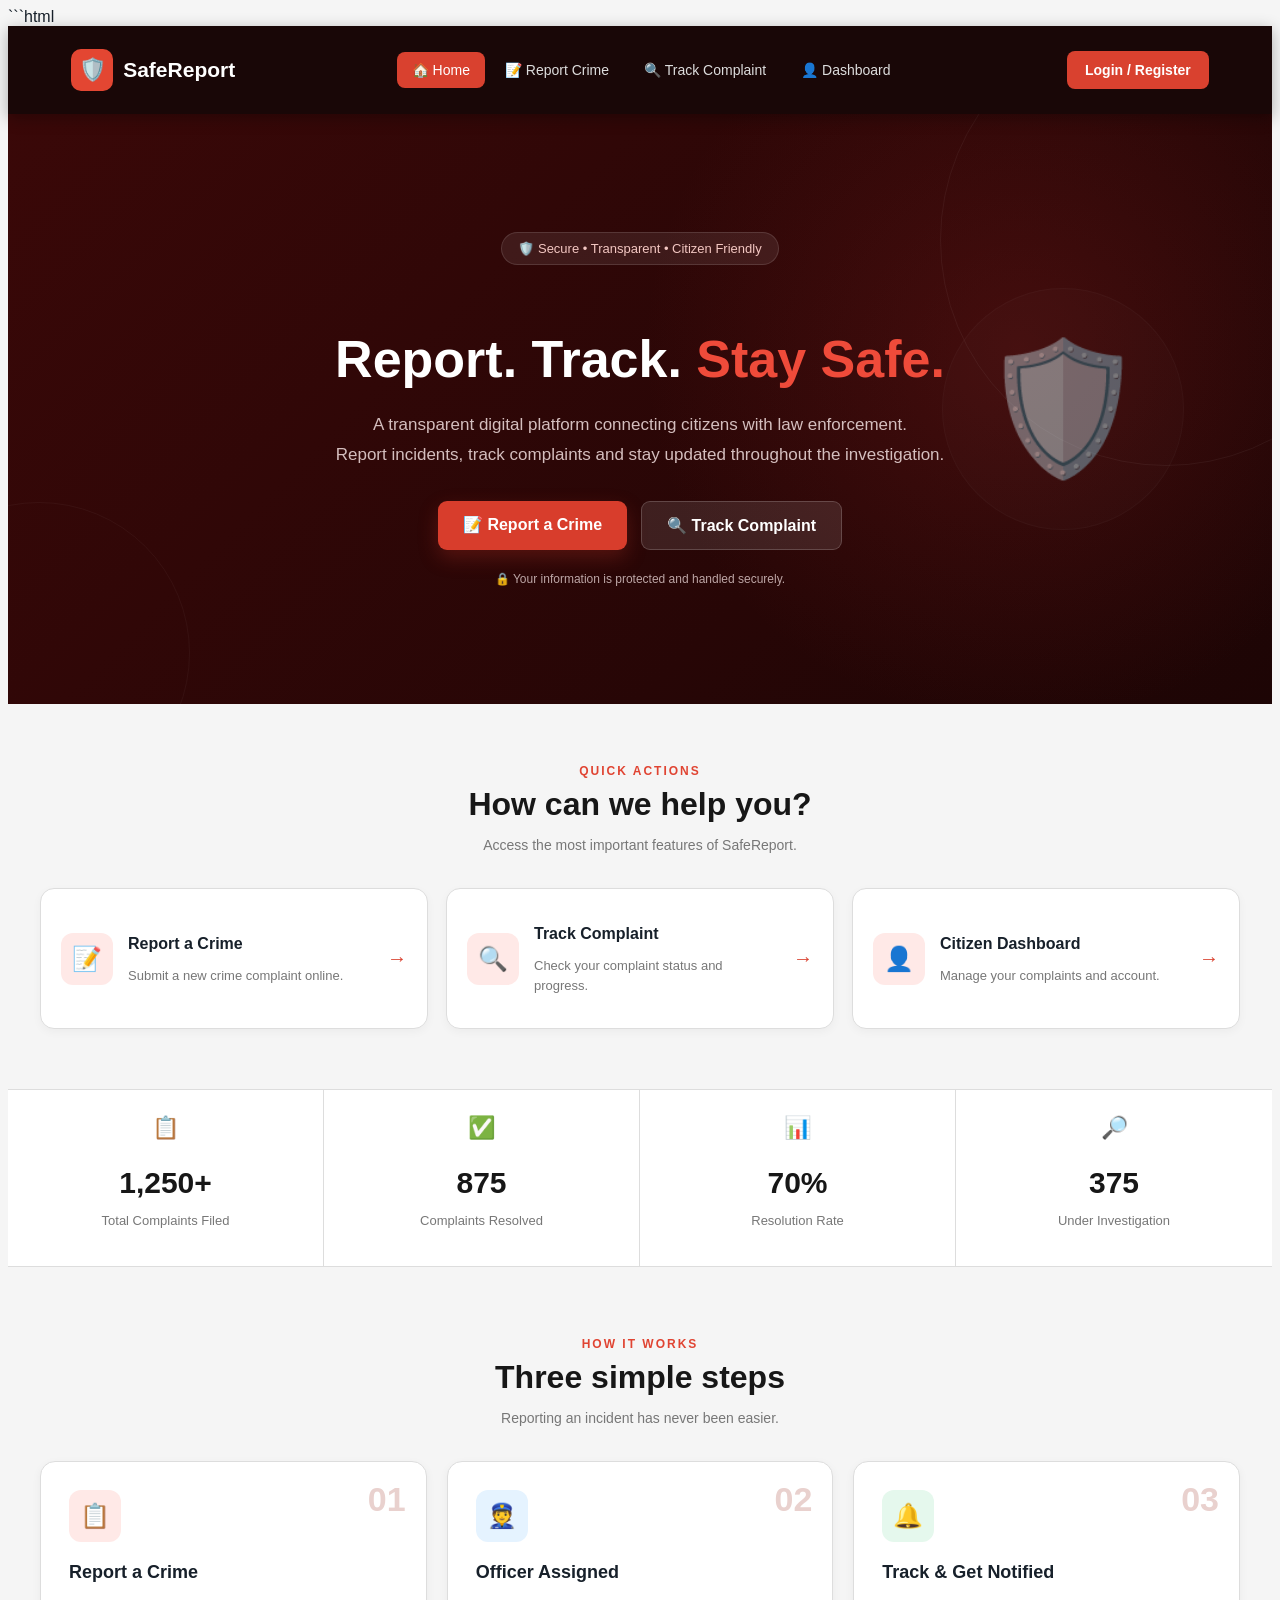
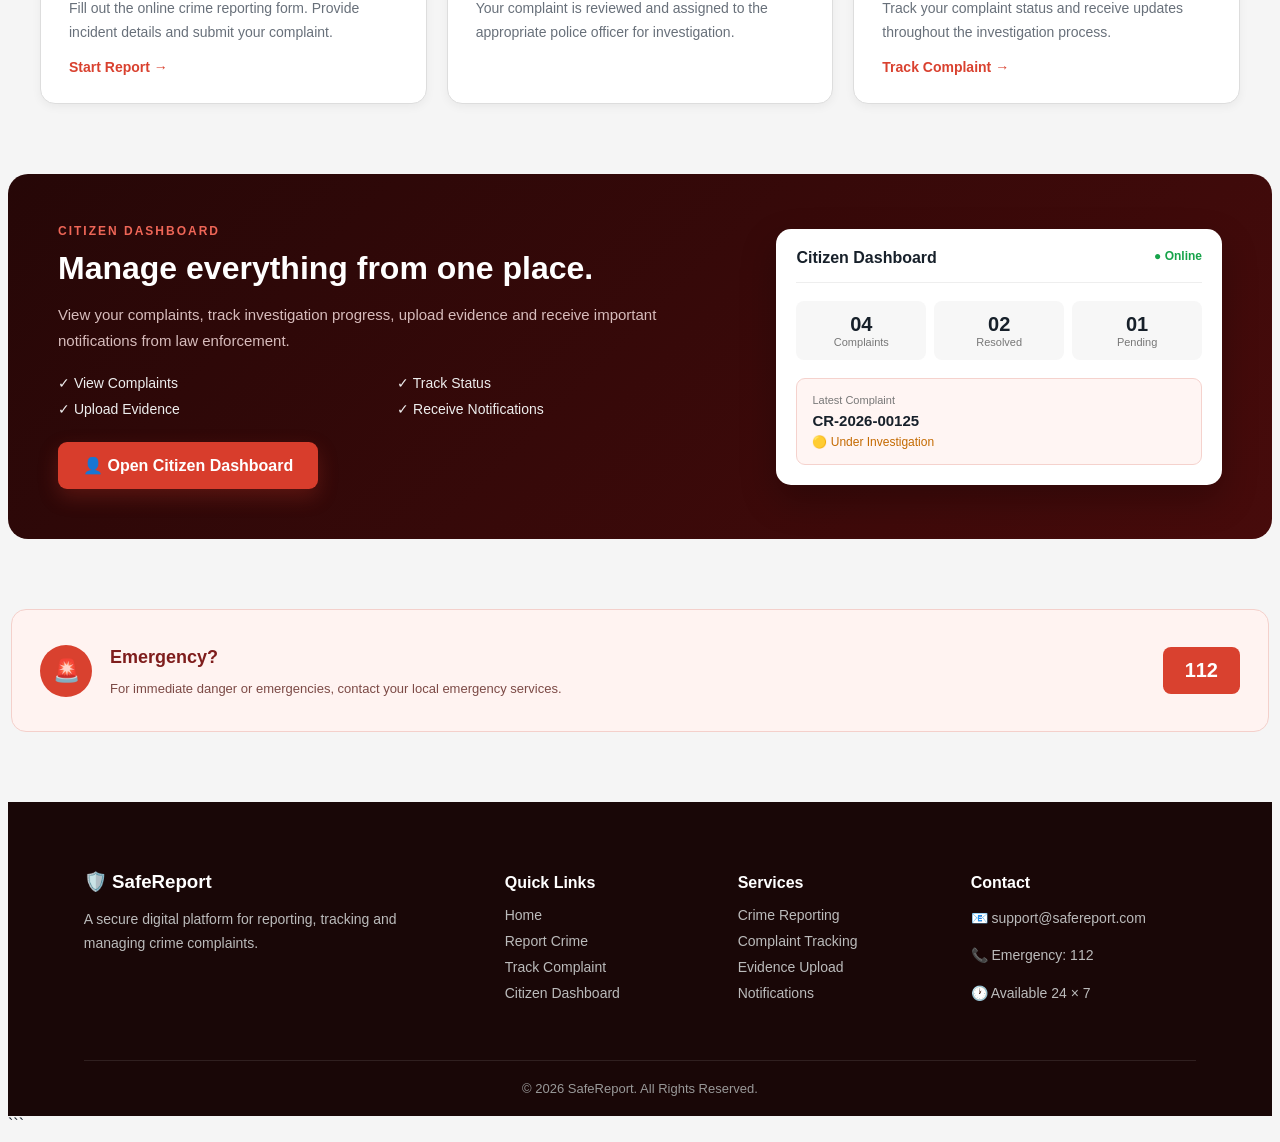
<file: index.html>
```html
<!DOCTYPE html>
<html lang="en">

<head>
    <meta charset="UTF-8">
    <meta name="viewport" content="width=device-width, initial-scale=1.0">

    <title>SafeReport - Crime Reporting Portal</title>

    <link rel="stylesheet" href="style.css">
</head>

<body>

<!-- =====================================================
     NAVBAR
===================================================== -->

<nav class="navbar">

    <div class="logo">

        <div class="logo-icon">
            🛡️
        </div>

        <span>SafeReport</span>

    </div>


    <div class="nav-links">

        <a href="index.html" class="active">
            🏠 Home
        </a>

        <a href="report.html">
            📝 Report Crime
        </a>

        <a href="track.html">
            🔍 Track Complaint
        </a>

        <a href="dashboard.html">
            👤 Dashboard
        </a>

    </div>


    <a href="login.html" class="login-btn">
        Login / Register
    </a>

</nav>


<!-- =====================================================
     HERO SECTION
===================================================== -->

<section class="hero">

    <div class="hero-content">

        <div class="hero-badge">
            🛡️ Secure • Transparent • Citizen Friendly
        </div>


        <h1>
            Report. Track.
            <span>Stay Safe.</span>
        </h1>


        <p>
            A transparent digital platform connecting citizens
            with law enforcement.
            <br>
            Report incidents, track complaints and stay updated
            throughout the investigation.
        </p>


        <div class="hero-buttons">

            <!-- PART 3 -->

            <a href="report.html" class="btn primary-btn">
                📝 Report a Crime
            </a>


            <!-- PART 4 -->

            <a href="track.html" class="btn secondary-btn">
                🔍 Track Complaint
            </a>

        </div>


        <div class="hero-note">
            🔒 Your information is protected and handled securely.
        </div>

    </div>


    <div class="shield">

        <div class="shield-circle">
            🛡️
        </div>

    </div>

</section>


<!-- =====================================================
     QUICK ACTIONS
===================================================== -->

<section class="quick-actions">

    <div class="section-title">

        <span>QUICK ACTIONS</span>

        <h2>How can we help you?</h2>

        <p>
            Access the most important features of SafeReport.
        </p>

    </div>


    <div class="quick-grid">


        <!-- PART 3 -->

        <a href="report.html" class="quick-card">

            <div class="quick-icon">
                📝
            </div>

            <div>

                <h3>
                    Report a Crime
                </h3>

                <p>
                    Submit a new crime complaint online.
                </p>

            </div>

            <span class="arrow">
                →
            </span>

        </a>


        <!-- PART 4 -->

        <a href="track.html" class="quick-card">

            <div class="quick-icon">
                🔍
            </div>

            <div>

                <h3>
                    Track Complaint
                </h3>

                <p>
                    Check your complaint status and progress.
                </p>

            </div>

            <span class="arrow">
                →
            </span>

        </a>


        <!-- PART 2 -->

        <a href="dashboard.html" class="quick-card">

            <div class="quick-icon">
                👤
            </div>

            <div>

                <h3>
                    Citizen Dashboard
                </h3>

                <p>
                    Manage your complaints and account.
                </p>

            </div>

            <span class="arrow">
                →
            </span>

        </a>


    </div>

</section>


<!-- =====================================================
     STATISTICS
===================================================== -->

<section class="stats">

    <div class="stat-box">

        <div class="stat-icon">
            📋
        </div>

        <h2>
            1,250+
        </h2>

        <p>
            Total Complaints Filed
        </p>

    </div>


    <div class="stat-box">

        <div class="stat-icon">
            ✅
        </div>

        <h2>
            875
        </h2>

        <p>
            Complaints Resolved
        </p>

    </div>


    <div class="stat-box">

        <div class="stat-icon">
            📊
        </div>

        <h2>
            70%
        </h2>

        <p>
            Resolution Rate
        </p>

    </div>


    <div class="stat-box">

        <div class="stat-icon">
            🔎
        </div>

        <h2>
            375
        </h2>

        <p>
            Under Investigation
        </p>

    </div>

</section>


<!-- =====================================================
     HOW IT WORKS
===================================================== -->

<section class="how-section">

    <div class="section-title">

        <span>HOW IT WORKS</span>

        <h2>
            Three simple steps
        </h2>

        <p>
            Reporting an incident has never been easier.
        </p>

    </div>


    <div class="steps">


        <!-- STEP 1 -->

        <div class="step-card">

            <div class="step-number">
                01
            </div>

            <div class="step-icon report-icon">
                📋
            </div>

            <h3>
                Report a Crime
            </h3>

            <p>
                Fill out the online crime reporting form.
                Provide incident details and submit your complaint.
            </p>

            <a href="report.html">
                Start Report →
            </a>

        </div>


        <!-- STEP 2 -->

        <div class="step-card">

            <div class="step-number">
                02
            </div>

            <div class="step-icon police-icon">
                👮
            </div>

            <h3>
                Officer Assigned
            </h3>

            <p>
                Your complaint is reviewed and assigned to
                the appropriate police officer for investigation.
            </p>

        </div>


        <!-- STEP 3 -->

        <div class="step-card">

            <div class="step-number">
                03
            </div>

            <div class="step-icon success-icon">
                🔔
            </div>

            <h3>
                Track & Get Notified
            </h3>

            <p>
                Track your complaint status and receive updates
                throughout the investigation process.
            </p>

            <a href="track.html">
                Track Complaint →
            </a>

        </div>


    </div>

</section>


<!-- =====================================================
     CITIZEN DASHBOARD PREVIEW - PART 2
===================================================== -->

<section class="dashboard-preview">

    <div class="preview-content">

        <span class="preview-label">
            CITIZEN DASHBOARD
        </span>

        <h2>
            Manage everything from one place.
        </h2>

        <p>
            View your complaints, track investigation progress,
            upload evidence and receive important notifications
            from law enforcement.
        </p>


        <div class="preview-features">

            <div>
                ✓ View Complaints
            </div>

            <div>
                ✓ Track Status
            </div>

            <div>
                ✓ Upload Evidence
            </div>

            <div>
                ✓ Receive Notifications
            </div>

        </div>


        <a href="dashboard.html" class="btn primary-btn">
            👤 Open Citizen Dashboard
        </a>

    </div>


    <div class="dashboard-card">

        <div class="dashboard-card-header">

            <span>
                Citizen Dashboard
            </span>

            <span class="online">
                ● Online
            </span>

        </div>


        <div class="dashboard-stats">

            <div>
                <strong>04</strong>
                <span>Complaints</span>
            </div>

            <div>
                <strong>02</strong>
                <span>Resolved</span>
            </div>

            <div>
                <strong>01</strong>
                <span>Pending</span>
            </div>

        </div>


        <div class="dashboard-status">

            <span>
                Latest Complaint
            </span>

            <strong>
                CR-2026-00125
            </strong>

            <small>
                🟡 Under Investigation
            </small>

        </div>

    </div>

</section>


<!-- =====================================================
     SAFETY MESSAGE
===================================================== -->

<section class="safety-section">

    <div class="safety-icon">
        🚨
    </div>

    <div>

        <h2>
            Emergency?
        </h2>

        <p>
            For immediate danger or emergencies, contact
            your local emergency services.
        </p>

    </div>


    <div class="emergency-number">
        112
    </div>

</section>


<!-- =====================================================
     FOOTER
===================================================== -->

<footer>

    <div class="footer-content">


        <!-- About -->

        <div class="footer-column">

            <h3>
                🛡️ SafeReport
            </h3>

            <p>
                A secure digital platform for reporting,
                tracking and managing crime complaints.
            </p>

        </div>


        <!-- Quick Links -->

        <div class="footer-column">

            <h4>
                Quick Links
            </h4>

            <a href="index.html">
                Home
            </a>

            <a href="report.html">
                Report Crime
            </a>

            <a href="track.html">
                Track Complaint
            </a>

            <a href="dashboard.html">
                Citizen Dashboard
            </a>

        </div>


        <!-- Services -->

        <div class="footer-column">

            <h4>
                Services
            </h4>

            <a href="report.html">
                Crime Reporting
            </a>

            <a href="track.html">
                Complaint Tracking
            </a>

            <a href="evidence.html">
                Evidence Upload
            </a>

            <a href="notifications.html">
                Notifications
            </a>

        </div>


        <!-- Contact -->

        <div class="footer-column">

            <h4>
                Contact
            </h4>

            <p>
                📧 support@safereport.com
            </p>

            <p>
                📞 Emergency: 112
            </p>

            <p>
                🕐 Available 24 × 7
            </p>

        </div>

    </div>


    <div class="copyright">

        © 2026 SafeReport.
        All Rights Reserved.

    </div>

</footer>


<script src="script.js"></script>

</body>

</html>
```
</file>
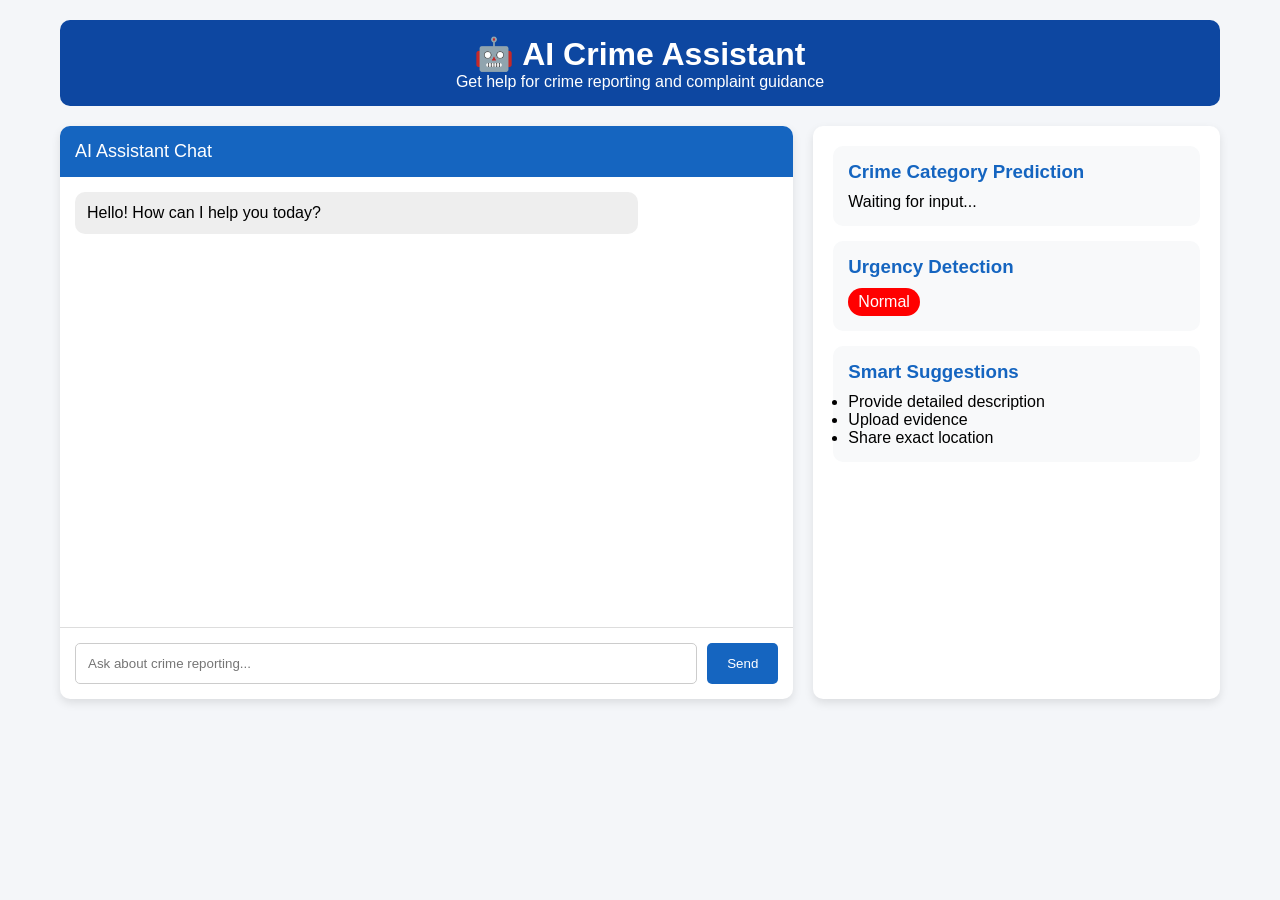
<file: ai-assistant.html>
<!DOCTYPE html>
<html lang="en">
<head>
<meta charset="UTF-8">
<meta name="viewport" content="width=device-width, initial-scale=1.0">
<title>AI Crime Assistant</title>

<style>

*{
    margin:0;
    padding:0;
    box-sizing:border-box;
    font-family:Arial, sans-serif;
}

body{
    background:#f4f6f9;
}

.container{
    max-width:1200px;
    margin:auto;
    padding:20px;
}

.header{
    background:#0d47a1;
    color:white;
    padding:15px;
    border-radius:10px;
    text-align:center;
    margin-bottom:20px;
}

.ai-section{
    display:flex;
    gap:20px;
    flex-wrap:wrap;
}

.chat-container{
    flex:2;
    background:white;
    border-radius:10px;
    box-shadow:0 4px 10px rgba(0,0,0,0.1);
    overflow:hidden;
}

.chat-header{
    background:#1565c0;
    color:white;
    padding:15px;
    font-size:18px;
}

.chat-box{
    height:450px;
    overflow-y:auto;
    padding:15px;
}

.message{
    margin-bottom:15px;
    padding:12px;
    border-radius:10px;
    max-width:80%;
}

.user{
    background:#e3f2fd;
    margin-left:auto;
}

.bot{
    background:#eeeeee;
}

.input-area{
    display:flex;
    padding:15px;
    border-top:1px solid #ddd;
}

.input-area input{
    flex:1;
    padding:12px;
    border:1px solid #ccc;
    border-radius:5px;
}

.input-area button{
    margin-left:10px;
    padding:12px 20px;
    border:none;
    background:#1565c0;
    color:white;
    border-radius:5px;
    cursor:pointer;
}

.input-area button:hover{
    background:#0d47a1;
}

.ai-tools{
    flex:1;
    background:white;
    border-radius:10px;
    padding:20px;
    box-shadow:0 4px 10px rgba(0,0,0,0.1);
}

.tool-card{
    background:#f8f9fa;
    padding:15px;
    border-radius:10px;
    margin-bottom:15px;
}

.tool-card h3{
    color:#1565c0;
    margin-bottom:10px;
}

.badge{
    display:inline-block;
    padding:5px 10px;
    background:red;
    color:white;
    border-radius:20px;
}

</style>
</head>
<body>

<div class="container">

    <div class="header">
        <h1>🤖 AI Crime Assistant</h1>
        <p>Get help for crime reporting and complaint guidance</p>
    </div>

    <div class="ai-section">

        <!-- Chat Section -->
        <div class="chat-container">

            <div class="chat-header">
                AI Assistant Chat
            </div>

            <div class="chat-box" id="chatBox">

                <div class="message bot">
                    Hello! How can I help you today?
                </div>

            </div>

            <div class="input-area">

                <input
                    type="text"
                    id="userInput"
                    placeholder="Ask about crime reporting..."
                >

                <button onclick="sendMessage()">
                    Send
                </button>

            </div>

        </div>

        <!-- AI Features -->
        <div class="ai-tools">

            <div class="tool-card">
                <h3>Crime Category Prediction</h3>
                <p id="prediction">Waiting for input...</p>
            </div>

            <div class="tool-card">
                <h3>Urgency Detection</h3>
                <p id="urgency">
                    <span class="badge">Normal</span>
                </p>
            </div>

            <div class="tool-card">
                <h3>Smart Suggestions</h3>
                <ul id="suggestions">
                    <li>Provide detailed description</li>
                    <li>Upload evidence</li>
                    <li>Share exact location</li>
                </ul>
            </div>

        </div>

    </div>

</div>

<script>

function sendMessage() {

    let input = document.getElementById("userInput");
    let text = input.value.trim();

    if(text === "") return;

    let chatBox = document.getElementById("chatBox");

    let userMsg = document.createElement("div");
    userMsg.className = "message user";
    userMsg.innerText = text;
    chatBox.appendChild(userMsg);

    let reply = getAIResponse(text);

    let botMsg = document.createElement("div");
    botMsg.className = "message bot";
    botMsg.innerText = reply;
    chatBox.appendChild(botMsg);

    predictCrime(text);
    detectUrgency(text);

    chatBox.scrollTop = chatBox.scrollHeight;
    input.value = "";
}

function getAIResponse(text){

    text = text.toLowerCase();

    if(text.includes("hack") || text.includes("cyber")){
        return "This appears to be a Cyber Crime. Please report account details and attach screenshots.";
    }

    if(text.includes("theft") || text.includes("stolen")){
        return "Please provide theft location, date, and item details.";
    }

    if(text.includes("harassment")){
        return "Please describe the incident and upload supporting evidence.";
    }

    return "Thank you. Please provide more details so I can assist you better.";
}

function predictCrime(text){

    let prediction = "General Complaint";

    text = text.toLowerCase();

    if(text.includes("hack") || text.includes("cyber")){
        prediction = "Cyber Crime";
    }
    else if(text.includes("stolen") || text.includes("theft")){
        prediction = "Theft";
    }
    else if(text.includes("harassment")){
        prediction = "Harassment";
    }

    document.getElementById("prediction").innerHTML =
        "<strong>" + prediction + "</strong>";
}

function detectUrgency(text){

    text = text.toLowerCase();

    let level = "Normal";

    if(
        text.includes("murder") ||
        text.includes("kidnap") ||
        text.includes("attack")
    ){
        level = "High Risk";
    }

    document.getElementById("urgency").innerHTML =
        '<span class="badge">' + level + '</span>';
}

</script>

</body>
</html>
</file>
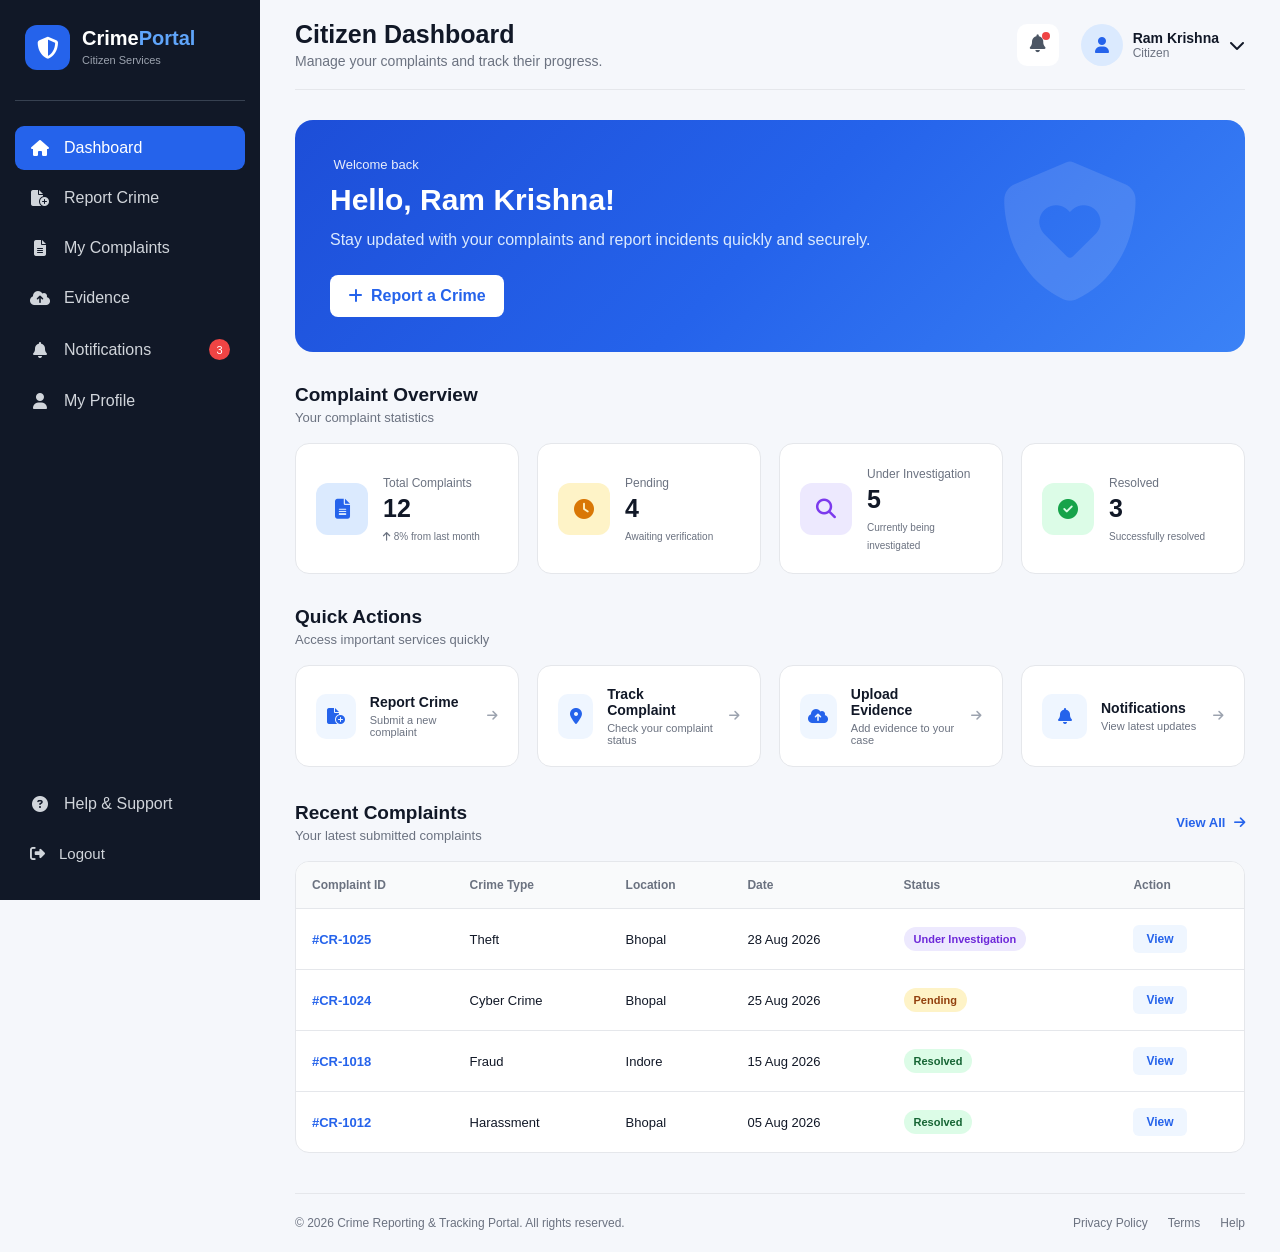
<file: dashboard.html>
<!DOCTYPE html>
<html lang="en">
<head>
    <meta charset="UTF-8">
    <meta name="viewport" content="width=device-width, initial-scale=1.0">

    <title>Citizen Dashboard | Crime Portal</title>

    <link rel="stylesheet" href="dashboard.css">

    <link rel="stylesheet"
          href="https://cdnjs.cloudflare.com/ajax/libs/font-awesome/6.5.2/css/all.min.css">
          <link rel="stylesheet" href="dashboard.css">

          <script src="dashboard.js"></script>
</head>

<body>

<!-- ================= SIDEBAR ================= -->

<aside class="sidebar">

    <div class="logo">
        <div class="logo-icon">
            <i class="fa-solid fa-shield-halved"></i>
        </div>

        <div>
            <h2>Crime<span>Portal</span></h2>
            <small>Citizen Services</small>
        </div>
    </div>

    <nav class="menu">

        <a href="dashboard.html" class="menu-item active">
            <i class="fa-solid fa-house"></i>
            <span>Dashboard</span>
        </a>

        <a href="report-crime.html" class="menu-item">
            <i class="fa-solid fa-file-circle-plus"></i>
            <span>Report Crime</span>
        </a>

        <a href="complaints.html" class="menu-item">
            <i class="fa-solid fa-file-lines"></i>
            <span>My Complaints</span>
        </a>

        <a href="evidence.html" class="menu-item">
            <i class="fa-solid fa-cloud-arrow-up"></i>
            <span>Evidence</span>
        </a>

        <a href="notifications.html" class="menu-item">
            <i class="fa-solid fa-bell"></i>
            <span>Notifications</span>
            <span class="notification-count">3</span>
        </a>

        <a href="#" class="menu-item">
            <i class="fa-solid fa-user"></i>
            <span>My Profile</span>
        </a>

    </nav>

    <div class="sidebar-bottom">

        <a href="#" class="menu-item">
            <i class="fa-solid fa-circle-question"></i>
            <span>Help & Support</span>
        </a>

        <button class="logout-btn" onclick="logout()">
            <i class="fa-solid fa-right-from-bracket"></i>
            <span>Logout</span>
        </button>

    </div>

</aside>


<!-- ================= MAIN CONTENT ================= -->

<main class="main-content">

    <!-- TOP BAR -->

    <header class="topbar">

        <div class="mobile-menu">
            <i class="fa-solid fa-bars"></i>
        </div>

        <div class="page-title">
            <h1>Citizen Dashboard</h1>
            <p>Manage your complaints and track their progress.</p>
        </div>

        <div class="top-actions">

            <button class="notification-btn" onclick="openNotifications()">
                <i class="fa-solid fa-bell"></i>
                <span class="notification-dot"></span>
            </button>

            <div class="profile">

                <div class="profile-image">
                    <i class="fa-solid fa-user"></i>
                </div>

                <div class="profile-info">
                    <strong id="userName">Ram Krishna</strong>
                    <small>Citizen</small>
                </div>

                <i class="fa-solid fa-chevron-down"></i>

            </div>

        </div>

    </header>


    <!-- ================= WELCOME ================= -->

    <section class="welcome-card">

        <div class="welcome-text">

            <span class="welcome-label">
                <i class="fa-solid fa-hand-wave"></i>
                Welcome back
            </span>

            <h2>Hello, <span id="welcomeName">Ram Krishna</span>!</h2>

            <p>
                Stay updated with your complaints and report incidents
                quickly and securely.
            </p>

            <a href="report-crime.html" class="primary-btn">
                <i class="fa-solid fa-plus"></i>
                Report a Crime
            </a>

        </div>

        <div class="welcome-icon">
            <i class="fa-solid fa-shield-heart"></i>
        </div>

    </section>


    <!-- ================= STATISTICS ================= -->

    <section class="section">

        <div class="section-heading">
            <div>
                <h2>Complaint Overview</h2>
                <p>Your complaint statistics</p>
            </div>
        </div>

        <div class="stats-grid">

            <!-- TOTAL -->

            <div class="stat-card">

                <div class="stat-icon total">
                    <i class="fa-solid fa-file-lines"></i>
                </div>

                <div class="stat-content">
                    <span>Total Complaints</span>
                    <h3 id="totalComplaints">12</h3>
                    <small>
                        <i class="fa-solid fa-arrow-up"></i>
                        8% from last month
                    </small>
                </div>

            </div>


            <!-- PENDING -->

            <div class="stat-card">

                <div class="stat-icon pending">
                    <i class="fa-solid fa-clock"></i>
                </div>

                <div class="stat-content">
                    <span>Pending</span>
                    <h3 id="pendingComplaints">4</h3>
                    <small>Awaiting verification</small>
                </div>

            </div>


            <!-- INVESTIGATION -->

            <div class="stat-card">

                <div class="stat-icon investigation">
                    <i class="fa-solid fa-magnifying-glass"></i>
                </div>

                <div class="stat-content">
                    <span>Under Investigation</span>
                    <h3 id="investigationComplaints">5</h3>
                    <small>Currently being investigated</small>
                </div>

            </div>


            <!-- RESOLVED -->

            <div class="stat-card">

                <div class="stat-icon resolved">
                    <i class="fa-solid fa-circle-check"></i>
                </div>

                <div class="stat-content">
                    <span>Resolved</span>
                    <h3 id="resolvedComplaints">3</h3>
                    <small>Successfully resolved</small>
                </div>

            </div>

        </div>

    </section>


    <!-- ================= QUICK ACTIONS ================= -->

    <section class="section">

        <div class="section-heading">

            <div>
                <h2>Quick Actions</h2>
                <p>Access important services quickly</p>
            </div>

        </div>


        <div class="quick-actions">

            <a href="report-crime.html" class="action-card">

                <div class="action-icon">
                    <i class="fa-solid fa-file-circle-plus"></i>
                </div>

                <div>
                    <h3>Report Crime</h3>
                    <p>Submit a new complaint</p>
                </div>

                <i class="fa-solid fa-arrow-right action-arrow"></i>

            </a>


            <a href="complaints.html" class="action-card">

                <div class="action-icon">
                    <i class="fa-solid fa-location-dot"></i>
                </div>

                <div>
                    <h3>Track Complaint</h3>
                    <p>Check your complaint status</p>
                </div>

                <i class="fa-solid fa-arrow-right action-arrow"></i>

            </a>


            <a href="evidence.html" class="action-card">

                <div class="action-icon">
                    <i class="fa-solid fa-cloud-arrow-up"></i>
                </div>

                <div>
                    <h3>Upload Evidence</h3>
                    <p>Add evidence to your case</p>
                </div>

                <i class="fa-solid fa-arrow-right action-arrow"></i>

            </a>


            <a href="notifications.html" class="action-card">

                <div class="action-icon">
                    <i class="fa-solid fa-bell"></i>
                </div>

                <div>
                    <h3>Notifications</h3>
                    <p>View latest updates</p>
                </div>

                <i class="fa-solid fa-arrow-right action-arrow"></i>

            </a>

        </div>

    </section>


    <!-- ================= RECENT COMPLAINTS ================= -->

    <section class="complaints-section">

        <div class="section-heading">

            <div>
                <h2>Recent Complaints</h2>
                <p>Your latest submitted complaints</p>
            </div>

            <a href="complaints.html" class="view-all">
                View All
                <i class="fa-solid fa-arrow-right"></i>
            </a>

        </div>


        <div class="table-container">

            <table>

                <thead>

                    <tr>
                        <th>Complaint ID</th>
                        <th>Crime Type</th>
                        <th>Location</th>
                        <th>Date</th>
                        <th>Status</th>
                        <th>Action</th>
                    </tr>

                </thead>


                <tbody id="complaintsTable">

                    <tr>

                        <td>
                            <strong>#CR-1025</strong>
                        </td>

                        <td>
                            Theft
                        </td>

                        <td>
                            Bhopal
                        </td>

                        <td>
                            28 Aug 2026
                        </td>

                        <td>
                            <span class="status investigating">
                                Under Investigation
                            </span>
                        </td>

                        <td>
                            <button class="view-btn"
                                    onclick="viewComplaint('CR-1025')">
                                View
                            </button>
                        </td>

                    </tr>


                    <tr>

                        <td>
                            <strong>#CR-1024</strong>
                        </td>

                        <td>
                            Cyber Crime
                        </td>

                        <td>
                            Bhopal
                        </td>

                        <td>
                            25 Aug 2026
                        </td>

                        <td>
                            <span class="status pending">
                                Pending
                            </span>
                        </td>

                        <td>
                            <button class="view-btn"
                                    onclick="viewComplaint('CR-1024')">
                                View
                            </button>
                        </td>

                    </tr>


                    <tr>

                        <td>
                            <strong>#CR-1018</strong>
                        </td>

                        <td>
                            Fraud
                        </td>

                        <td>
                            Indore
                        </td>

                        <td>
                            15 Aug 2026
                        </td>

                        <td>
                            <span class="status resolved">
                                Resolved
                            </span>
                        </td>

                        <td>
                            <button class="view-btn"
                                    onclick="viewComplaint('CR-1018')">
                                View
                            </button>
                        </td>

                    </tr>


                    <tr>

                        <td>
                            <strong>#CR-1012</strong>
                        </td>

                        <td>
                            Harassment
                        </td>

                        <td>
                            Bhopal
                        </td>

                        <td>
                            05 Aug 2026
                        </td>

                        <td>
                            <span class="status resolved">
                                Resolved
                            </span>
                        </td>

                        <td>
                            <button class="view-btn"
                                    onclick="viewComplaint('CR-1012')">
                                View
                            </button>
                        </td>

                    </tr>

                </tbody>

            </table>

        </div>

    </section>


    <!-- ================= FOOTER ================= -->

    <footer>

        <p>
            © 2026 Crime Reporting & Tracking Portal.
            All rights reserved.
        </p>

        <div>
            <a href="#">Privacy Policy</a>
            <a href="#">Terms</a>
            <a href="#">Help</a>
        </div>

    </footer>

</main>


<script src="dashboard.js"></script>

</body>
</html>
</file>
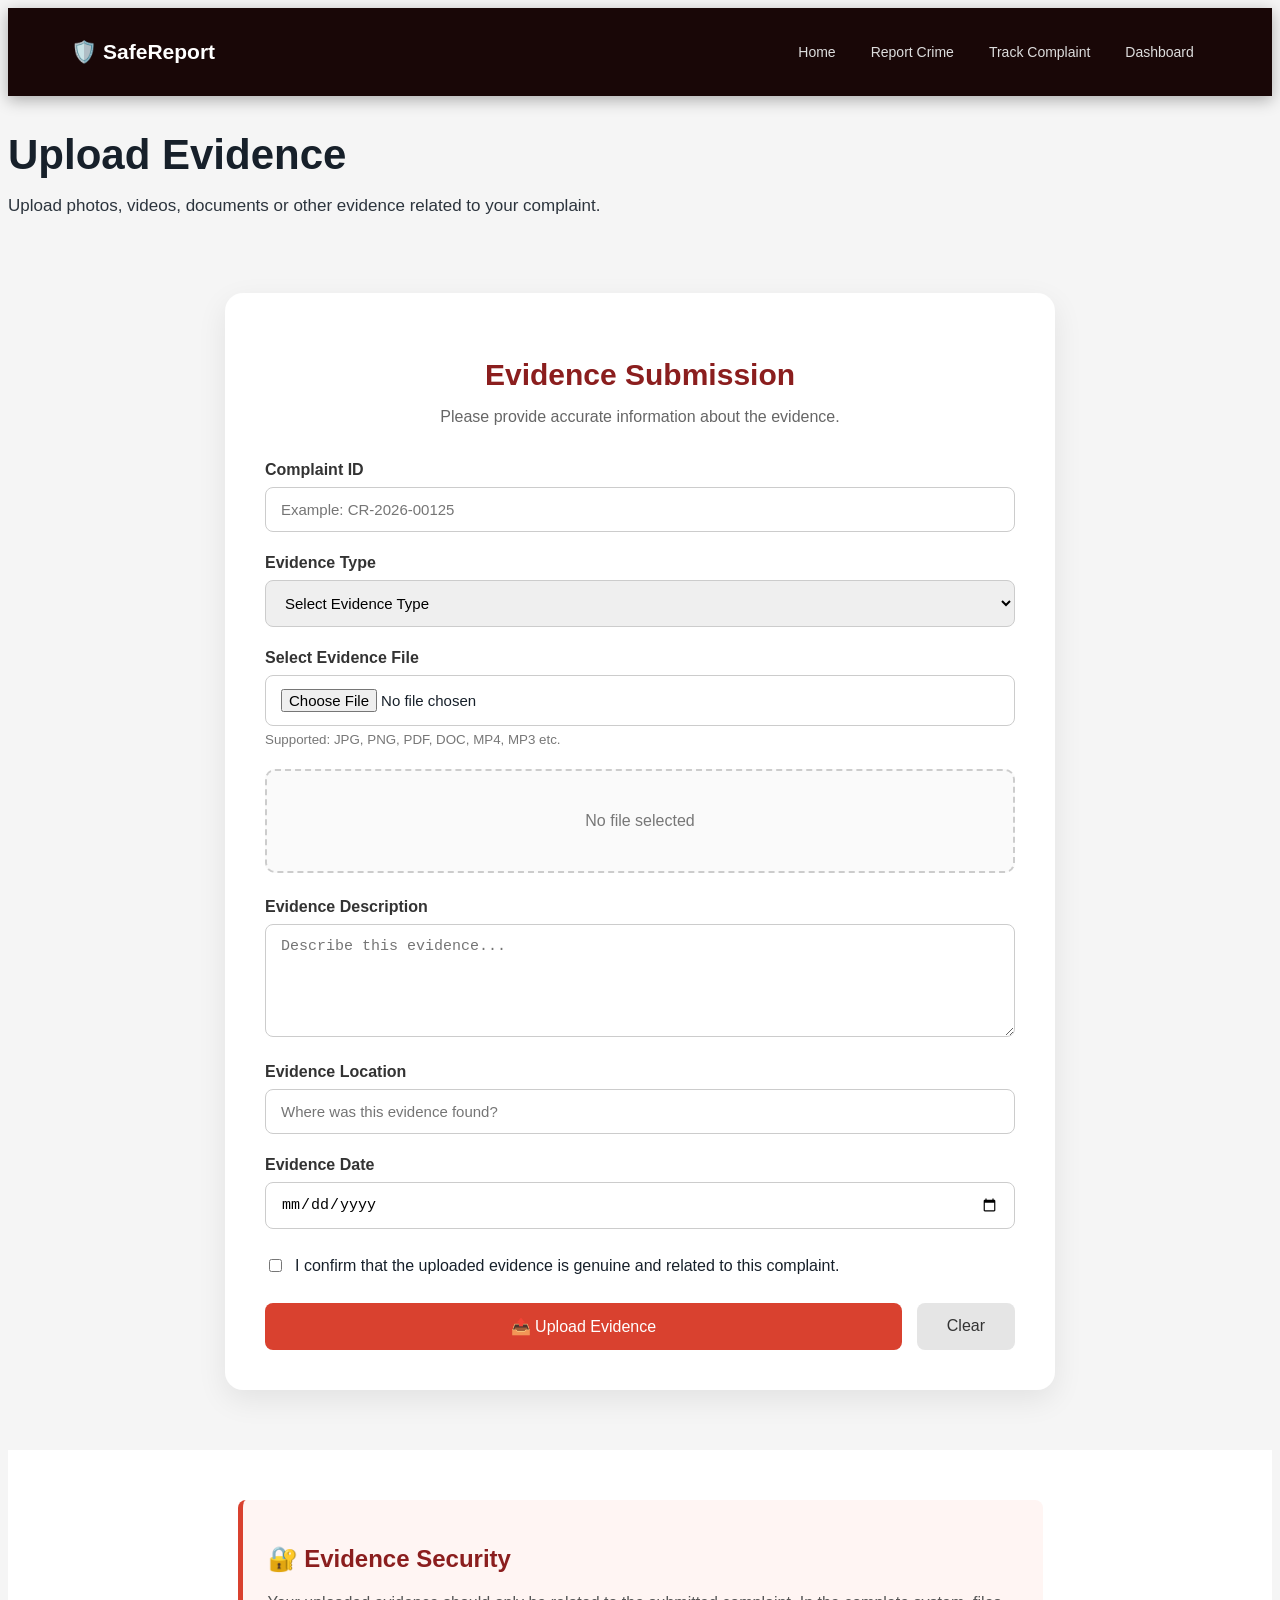
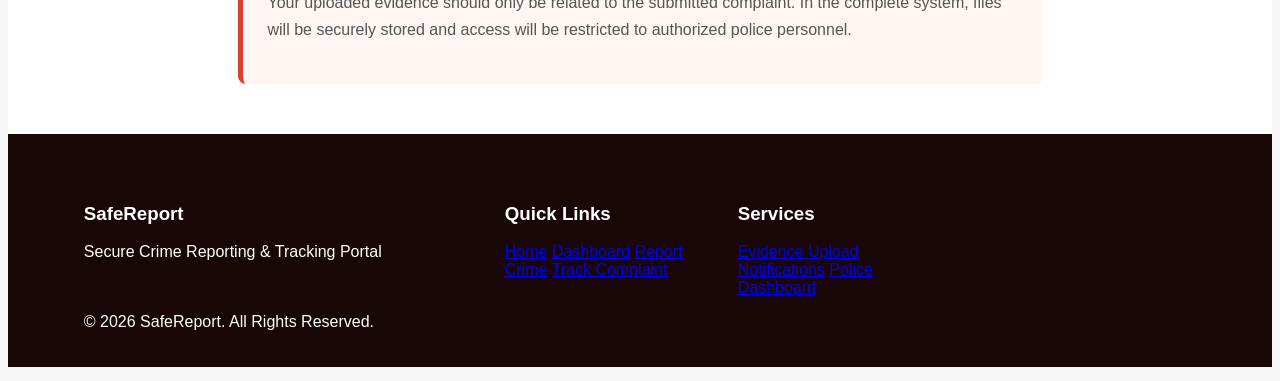
<file: evidence.html>
<!DOCTYPE html>
<html lang="en">
<head>
    <meta charset="UTF-8">
    <meta name="viewport" content="width=device-width, initial-scale=1.0">

    <title>Evidence Upload | SafeReport</title>

    <link rel="stylesheet" href="style.css">
</head>

<body>

<!-- ================= NAVBAR ================= -->

<nav class="navbar">

    <div class="logo">
        🛡️ SafeReport
    </div>

    <div class="nav-links">
        <a href="index.html">Home</a>
        <a href="report.html">Report Crime</a>
        <a href="track.html">Track Complaint</a>
        <a href="dashboard.html">Dashboard</a>
    </div>

</nav>


<!-- ================= PAGE HEADER ================= -->

<section class="page-header">

    <h1>Upload Evidence</h1>

    <p>
        Upload photos, videos, documents or other evidence
        related to your complaint.
    </p>

</section>


<!-- ================= EVIDENCE FORM ================= -->

<section class="evidence-section">

    <div class="evidence-container">

        <h2>Evidence Submission</h2>

        <p class="form-info">
            Please provide accurate information about the evidence.
        </p>


        <form id="evidenceForm">

            <!-- Complaint ID -->

            <div class="form-group">

                <label for="complaintId">
                    Complaint ID
                </label>

                <input
                    type="text"
                    id="complaintId"
                    placeholder="Example: CR-2026-00125"
                    required
                >

            </div>


            <!-- Evidence Type -->

            <div class="form-group">

                <label for="evidenceType">
                    Evidence Type
                </label>

                <select id="evidenceType" required>

                    <option value="">
                        Select Evidence Type
                    </option>

                    <option value="photo">
                        📷 Photo
                    </option>

                    <option value="video">
                        🎥 Video
                    </option>

                    <option value="document">
                        📄 Document
                    </option>

                    <option value="audio">
                        🎙️ Audio
                    </option>

                    <option value="other">
                        📁 Other
                    </option>

                </select>

            </div>


            <!-- File Upload -->

            <div class="form-group">

                <label for="evidenceFile">
                    Select Evidence File
                </label>

                <input
                    type="file"
                    id="evidenceFile"
                    accept="image/*,video/*,audio/*,.pdf,.doc,.docx"
                    required
                >

                <small>
                    Supported: JPG, PNG, PDF, DOC, MP4, MP3 etc.
                </small>

            </div>


            <!-- File Preview -->

            <div id="filePreview" class="file-preview">

                <p>No file selected</p>

            </div>


            <!-- Description -->

            <div class="form-group">

                <label for="evidenceDescription">
                    Evidence Description
                </label>

                <textarea
                    id="evidenceDescription"
                    rows="5"
                    placeholder="Describe this evidence..."
                    required
                ></textarea>

            </div>


            <!-- Location -->

            <div class="form-group">

                <label for="evidenceLocation">
                    Evidence Location
                </label>

                <input
                    type="text"
                    id="evidenceLocation"
                    placeholder="Where was this evidence found?"
                >

            </div>


            <!-- Date -->

            <div class="form-group">

                <label for="evidenceDate">
                    Evidence Date
                </label>

                <input
                    type="date"
                    id="evidenceDate"
                >

            </div>


            <!-- Declaration -->

            <div class="checkbox-group">

                <input
                    type="checkbox"
                    id="declaration"
                    required
                >

                <label for="declaration">
                    I confirm that the uploaded evidence is genuine
                    and related to this complaint.
                </label>

            </div>


            <!-- Buttons -->

            <div class="form-buttons">

                <button
                    type="submit"
                    class="btn-primary"
                >
                    📤 Upload Evidence
                </button>

                <button
                    type="reset"
                    class="btn-secondary"
                >
                    Clear
                </button>

            </div>

        </form>


        <!-- Upload Message -->

        <div
            id="uploadMessage"
            class="upload-message"
        ></div>

    </div>

</section>


<!-- ================= SECURITY INFORMATION ================= -->

<section class="security-section">

    <div class="security-card">

        <h2>🔐 Evidence Security</h2>

        <p>
            Your uploaded evidence should only be related to the
            submitted complaint. In the complete system, files will
            be securely stored and access will be restricted to
            authorized police personnel.
        </p>

    </div>

</section>


<!-- ================= FOOTER ================= -->

<footer>

    <div class="footer-content">

        <div>
            <h3>SafeReport</h3>

            <p>
                Secure Crime Reporting & Tracking Portal
            </p>
        </div>


        <div>

            <h3>Quick Links</h3>

            <a href="index.html">Home</a>
            <a href="dashboard.html">Dashboard</a>
            <a href="report.html">Report Crime</a>
            <a href="track.html">Track Complaint</a>

        </div>


        <div>

            <h3>Services</h3>

            <a href="evidence.html">Evidence Upload</a>
            <a href="#">Notifications</a>
            <a href="#">Police Dashboard</a>

        </div>

    </div>


    <div class="footer-bottom">

        <p>
            © 2026 SafeReport. All Rights Reserved.
        </p>

    </div>

</footer>


<script src="script.js"></script>

</body>
</html>
</file>
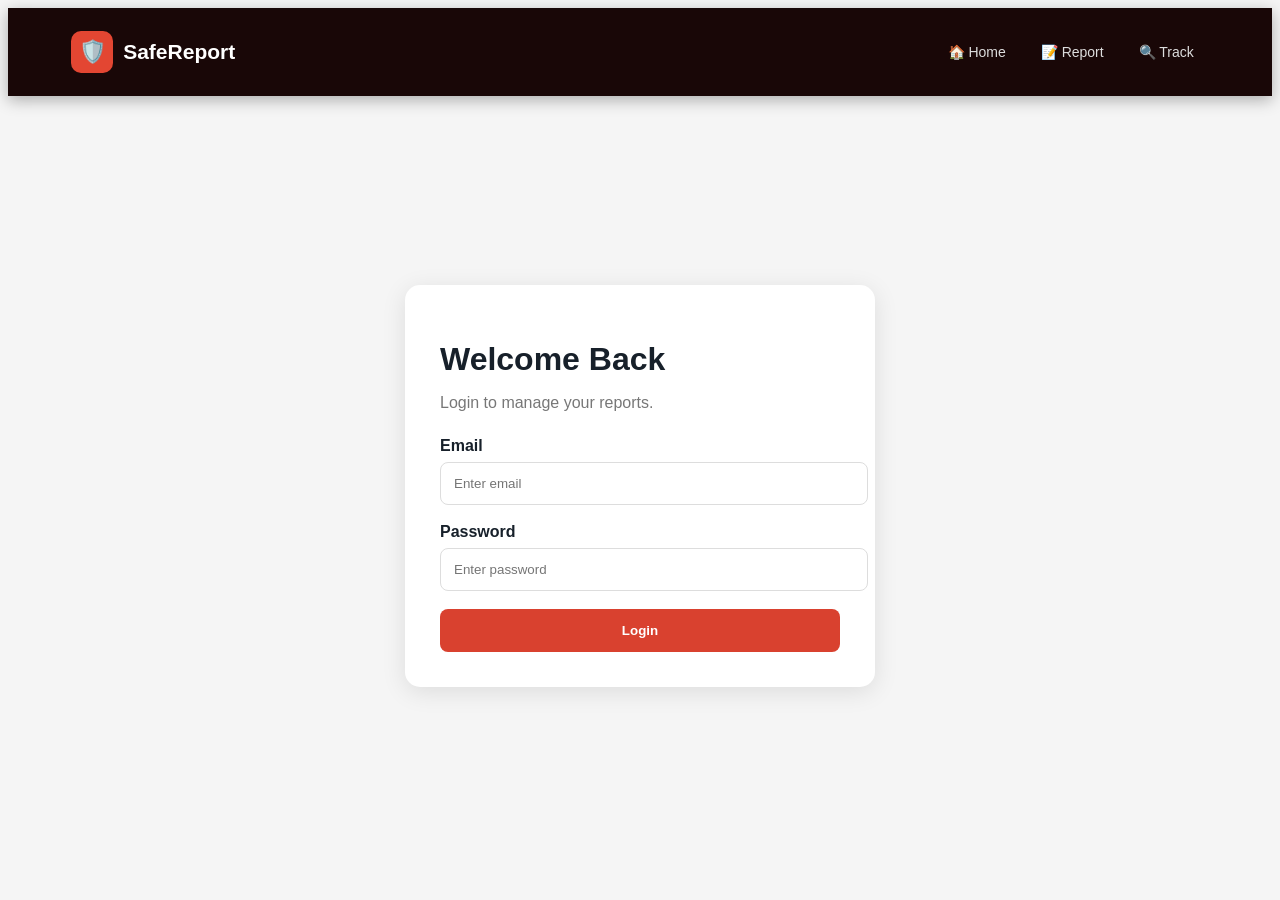
<file: login.html>
<!DOCTYPE html>

<html lang="en">

<head>

    <meta charset="UTF-8">

    <meta name="viewport"
          content="width=device-width, initial-scale=1.0">

    <title>Login - SafeReport</title>

    <link rel="stylesheet" href="style.css">

    <style>

        .login-container {
            min-height: 80vh;

            display: flex;

            justify-content: center;

            align-items: center;

            padding: 30px;
        }

        .login-card {
            width: 400px;

            background: white;

            padding: 35px;

            border-radius: 15px;

            box-shadow: 0 5px 25px rgba(0,0,0,0.1);
        }

        .login-card h1 {
            margin-bottom: 10px;
        }

        .login-card p {
            color: #777;

            margin-bottom: 25px;
        }

        .input-group {
            margin-bottom: 18px;
        }

        .input-group label {
            display: block;

            margin-bottom: 7px;

            font-weight: 600;
        }

        .input-group input {
            width: 100%;

            padding: 13px;

            border: 1px solid #ddd;

            border-radius: 8px;
        }

        .login-submit {
            width: 100%;

            border: none;

            padding: 14px;

            background: #d9412f;

            color: white;

            border-radius: 8px;

            font-weight: bold;

            cursor: pointer;
        }

        .login-submit:hover {
            background: #b83224;
        }

    </style>

</head>


<body>


<nav class="navbar">

    <div class="logo">

        <div class="logo-icon">
            🛡️
        </div>

        <span>SafeReport</span>

    </div>

    <div class="nav-links">

        <a href="index.html">
            🏠 Home
        </a>

        <a href="report.html">
            📝 Report
        </a>

        <a href="track.html">
            🔍 Track
        </a>

    </div>

</nav>


<div class="login-container">

    <div class="login-card">

        <h1>Welcome Back</h1>

        <p>
            Login to manage your reports.
        </p>


        <form onsubmit="loginUser(event)">

            <div class="input-group">

                <label>Email</label>

                <input
                    type="email"
                    placeholder="Enter email"
                    required
                >

            </div>


            <div class="input-group">

                <label>Password</label>

                <input
                    type="password"
                    placeholder="Enter password"
                    required
                >

            </div>


            <button
                class="login-submit"
                type="submit">

                Login

            </button>

        </form>

    </div>

</div>


<script>

function loginUser(event) {

    event.preventDefault();

    alert("Demo login successful!");

}

</script>


</body>

</html>
</file>
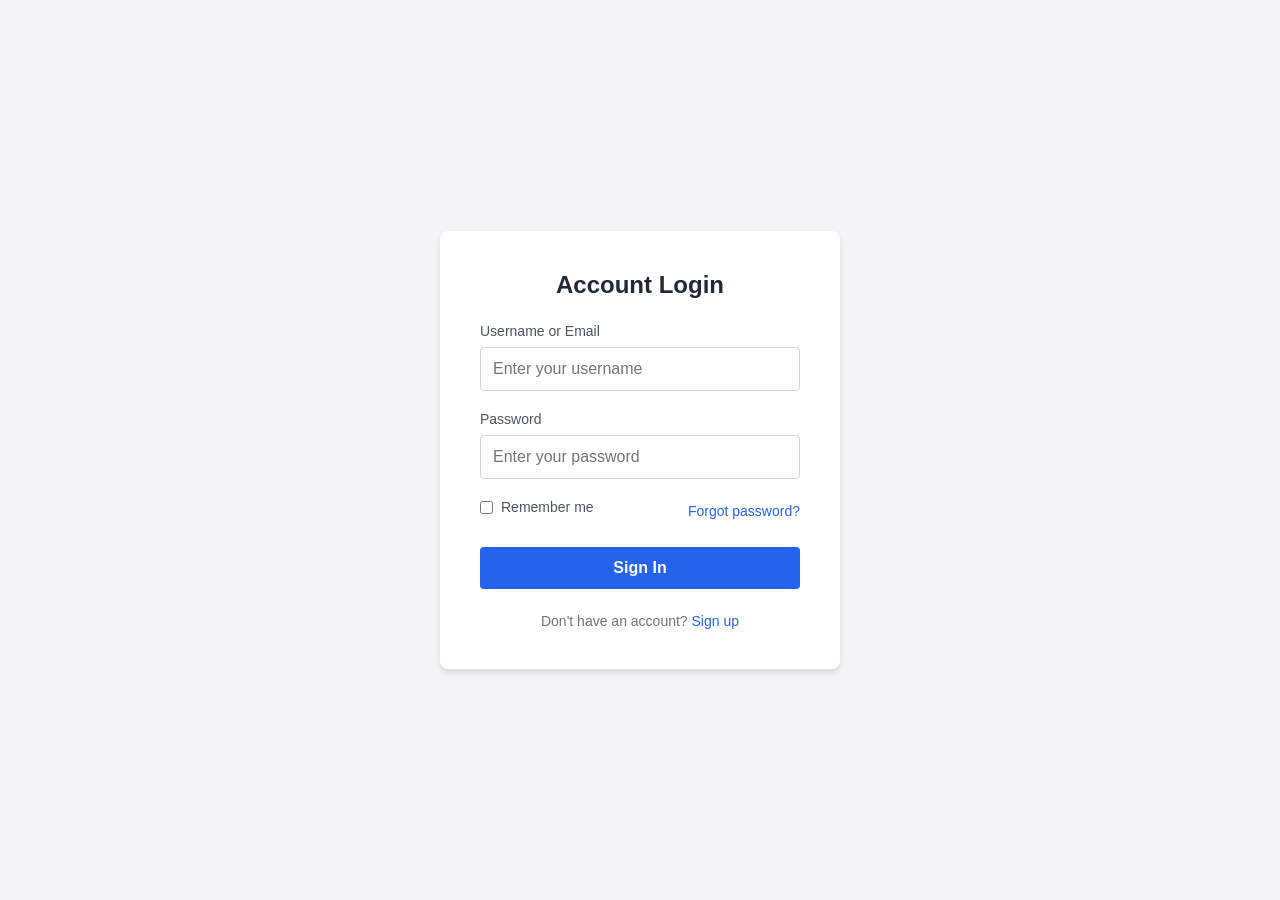
<file: login54.html>
<!DOCTYPE html>
<html lang="en">
<head>
    <meta charset="UTF-8">
    <meta name="viewport" content="width=device-width, initial-scale=1.0">
    <title>Login Page</title>
    <style>
        * {
            box-sizing: border-box;
            margin: 0;
            padding: 0;
            font-family: 'Segoe UI', Tahoma, Geneva, Verdana, sans-serif;
        }

        body {
            background-color: #f3f4f6;
            display: flex;
            justify-content: center;
            align-items: center;
            height: 100vh;
        }

        .login-container {
            background-color: #ffffff;
            padding: 2.5rem;
            border-radius: 8px;
            box-shadow: 0 4px 6px rgba(0, 0, 0, 0.1);
            width: 100%;
            max-width: 400px;
        }

        h2 {
            margin-bottom: 1.5rem;
            color: #1f2937;
            text-align: center;
        }

        .form-group {
            margin-bottom: 1.25rem;
        }

        label {
            display: block;
            margin-bottom: 0.5rem;
            color: #4b5563;
            font-size: 0.875rem;
            font-weight: 500;
        }

        input[type="text"],
        input[type="password"] {
            width: 100%;
            padding: 0.75rem;
            border: 1px solid #d1d5db;
            border-radius: 4px;
            font-size: 1rem;
            transition: border-color 0.2s;
        }

        input[type="text"]:focus,
        input[type="password"]:focus {
            outline: none;
            border-color: #2563eb;
        }

        .options-row {
            display: flex;
            justify-content: space-between;
            align-items: center;
            margin-bottom: 1.5rem;
            font-size: 0.875rem;
        }

        .remember-me {
            display: flex;
            align-items: center;
            gap: 0.5rem;
            color: #4b5563;
        }

        .forgot-password {
            color: #2563eb;
            text-decoration: none;
        }

        .forgot-password:hover {
            text-decoration: underline;
        }

        .submit-btn {
            width: 100%;
            padding: 0.75rem;
            background-color: #2563eb;
            color: white;
            border: none;
            border-radius: 4px;
            font-size: 1rem;
            font-weight: 600;
            cursor: pointer;
            transition: background-color 0.2s;
        }

        .submit-btn:hover {
            background-color: #1d4ed8;
        }

        .signup-link {
            text-align: center;
            margin-top: 1.5rem;
            font-size: 0.875rem;
            color: #6b7280;
        }

        .signup-link a {
            color: #2563eb;
            text-decoration: none;
            font-weight: 500;
        }

        .signup-link a:hover {
            text-decoration: underline;
        }
    </style>
</head>
<body>

    <div class="login-container">
        <h2>Account Login</h2>
        
        <form action="/login-endpoint" method="POST">
            <div class="form-group">
                <label for="username">Username or Email</label>
                <input type="text" id="username" name="username" placeholder="Enter your username" required>
            </div>
            
            <div class="form-group">
                <label for="password">Password</label>
                <input type="password" id="password" name="password" placeholder="Enter your password" required>
            </div>
            
            <div class="options-row">
                <label class="remember-me">
                    <input type="checkbox" name="remember"> Remember me
                </label>
                <a href="#" class="forgot-password">Forgot password?</a>
            </div>
            
            <button type="submit" class="submit-btn">Sign In</button>
        </form>
        
        <div class="signup-link">
            Don't have an account? <a href="#">Sign up</a>
        </div>
    </div>

</body>
</html>
</file>
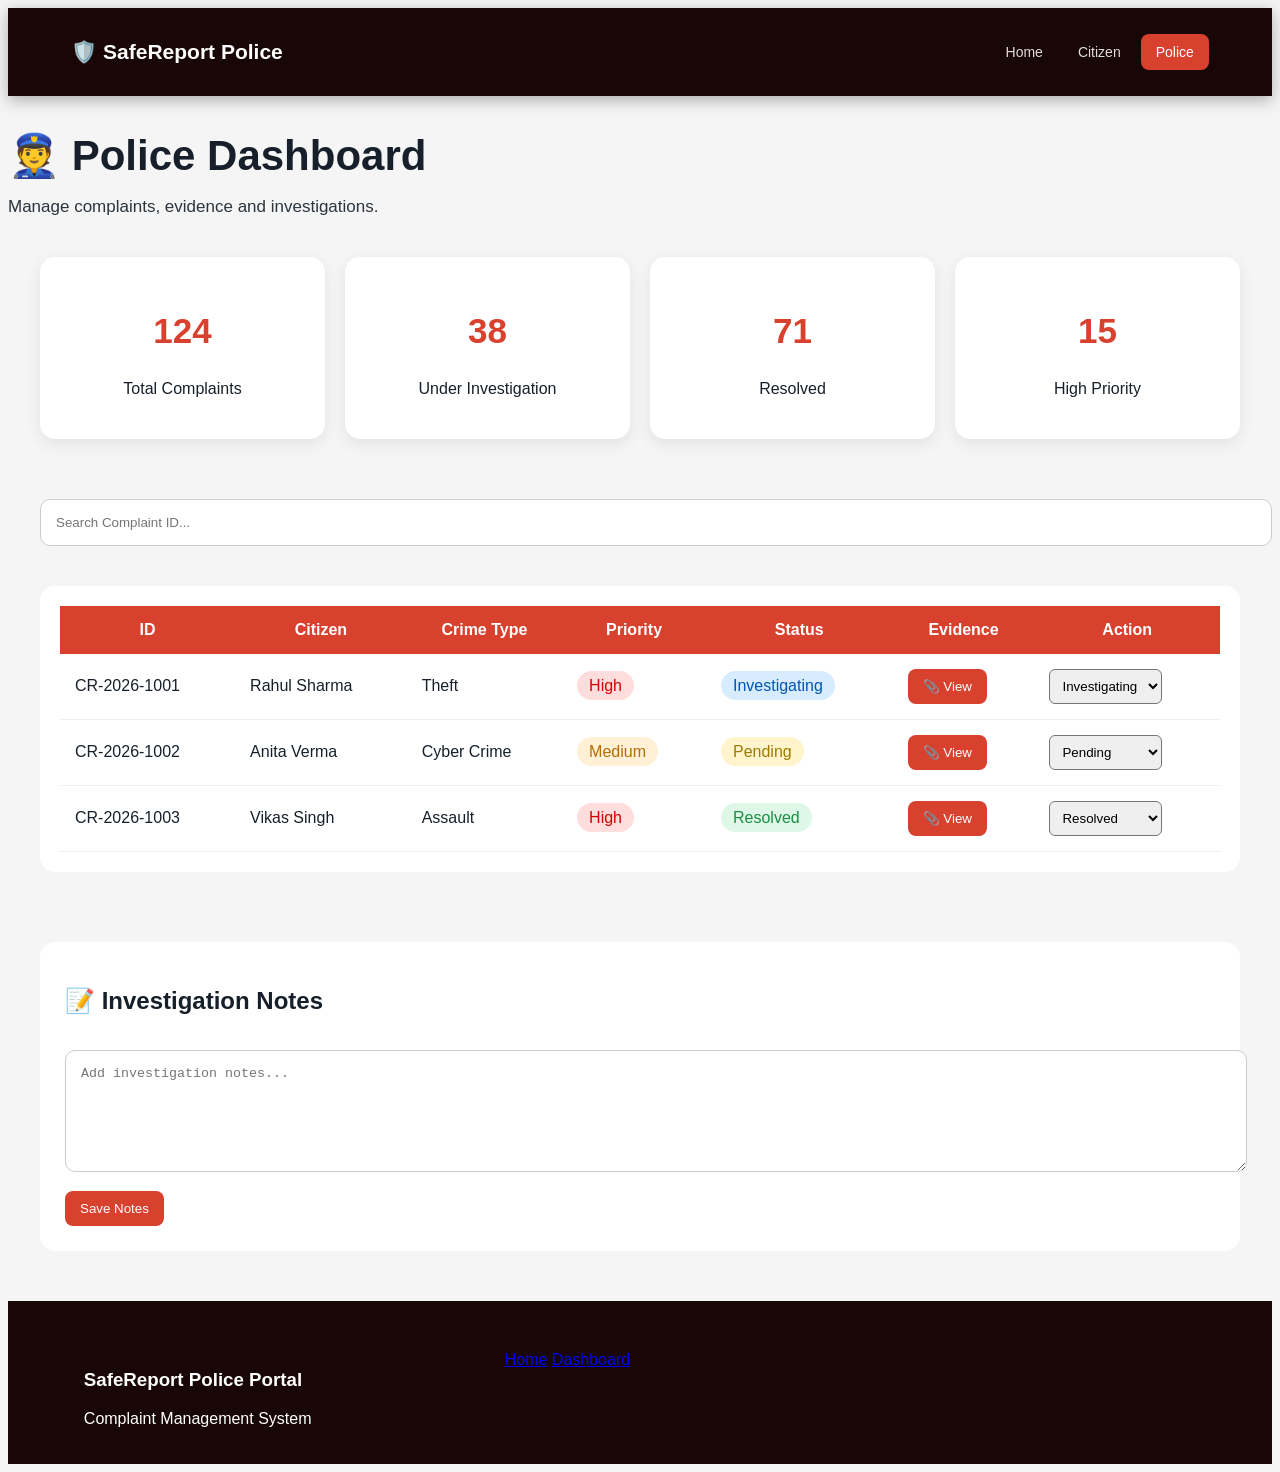
<file: police.html>
<!DOCTYPE html>
<html lang="en">

<head>
    <meta charset="UTF-8">
    <meta name="viewport" content="width=device-width, initial-scale=1.0">
    <title>Police Dashboard | SafeReport</title>
    <link rel="stylesheet" href="style.css">
</head>

<body>

<!-- NAVBAR -->

<nav class="navbar">

    <div class="logo">
        🛡️ SafeReport Police
    </div>

    <div class="nav-links">
        <a href="index.html">Home</a>
        <a href="dashboard.html">Citizen</a>
        <a href="police.html" class="active">Police</a>
    </div>

</nav>


<!-- HEADER -->

<section class="page-header">

    <h1>👮 Police Dashboard</h1>

    <p>
        Manage complaints, evidence and investigations.
    </p>

</section>


<!-- DASHBOARD STATS -->

<section class="police-stats">

    <div class="police-stat-card">
        <h2>124</h2>
        <p>Total Complaints</p>
    </div>

    <div class="police-stat-card">
        <h2>38</h2>
        <p>Under Investigation</p>
    </div>

    <div class="police-stat-card">
        <h2>71</h2>
        <p>Resolved</p>
    </div>

    <div class="police-stat-card">
        <h2>15</h2>
        <p>High Priority</p>
    </div>

</section>


<!-- SEARCH -->

<section class="search-section">

    <input
        type="text"
        id="searchComplaint"
        placeholder="Search Complaint ID..."
    >

</section>


<!-- COMPLAINT TABLE -->

<section class="complaints-section">

    <div class="table-container">

        <table>

            <thead>

                <tr>
                    <th>ID</th>
                    <th>Citizen</th>
                    <th>Crime Type</th>
                    <th>Priority</th>
                    <th>Status</th>
                    <th>Evidence</th>
                    <th>Action</th>
                </tr>

            </thead>

            <tbody id="complaintTable">

                <tr>

                    <td>CR-2026-1001</td>
                    <td>Rahul Sharma</td>
                    <td>Theft</td>

                    <td>
                        <span class="priority-high">
                            High
                        </span>
                    </td>

                    <td>
                        <span class="status-progress">
                            Investigating
                        </span>
                    </td>

                    <td>
                        <button class="view-btn">
                            📎 View
                        </button>
                    </td>

                    <td>

                        <select class="status-select">

                            <option>
                                Investigating
                            </option>

                            <option>
                                Pending
                            </option>

                            <option>
                                Resolved
                            </option>

                        </select>

                    </td>

                </tr>


                <tr>

                    <td>CR-2026-1002</td>
                    <td>Anita Verma</td>
                    <td>Cyber Crime</td>

                    <td>
                        <span class="priority-medium">
                            Medium
                        </span>
                    </td>

                    <td>
                        <span class="status-pending">
                            Pending
                        </span>
                    </td>

                    <td>
                        <button class="view-btn">
                            📎 View
                        </button>
                    </td>

                    <td>

                        <select class="status-select">

                            <option>
                                Pending
                            </option>

                            <option>
                                Investigating
                            </option>

                            <option>
                                Resolved
                            </option>

                        </select>

                    </td>

                </tr>


                <tr>

                    <td>CR-2026-1003</td>
                    <td>Vikas Singh</td>
                    <td>Assault</td>

                    <td>
                        <span class="priority-high">
                            High
                        </span>
                    </td>

                    <td>
                        <span class="status-resolved">
                            Resolved
                        </span>
                    </td>

                    <td>
                        <button class="view-btn">
                            📎 View
                        </button>
                    </td>

                    <td>

                        <select class="status-select">

                            <option>
                                Resolved
                            </option>

                            <option>
                                Investigating
                            </option>

                            <option>
                                Pending
                            </option>

                        </select>

                    </td>

                </tr>

            </tbody>

        </table>

    </div>

</section>


<!-- INVESTIGATION NOTES -->

<section class="notes-section">

    <div class="notes-card">

        <h2>📝 Investigation Notes</h2>

        <textarea
            rows="6"
            placeholder="Add investigation notes..."
        ></textarea>

        <button class="save-btn">
            Save Notes
        </button>

    </div>

</section>


<!-- FOOTER -->

<footer>

    <div class="footer-content">

        <div>
            <h3>SafeReport Police Portal</h3>

            <p>
                Complaint Management System
            </p>
        </div>

        <div>
            <a href="index.html">Home</a>
            <a href="police.html">Dashboard</a>
        </div>

    </div>

</footer>

<script src="script.js"></script>

</body>
</html>
</file>
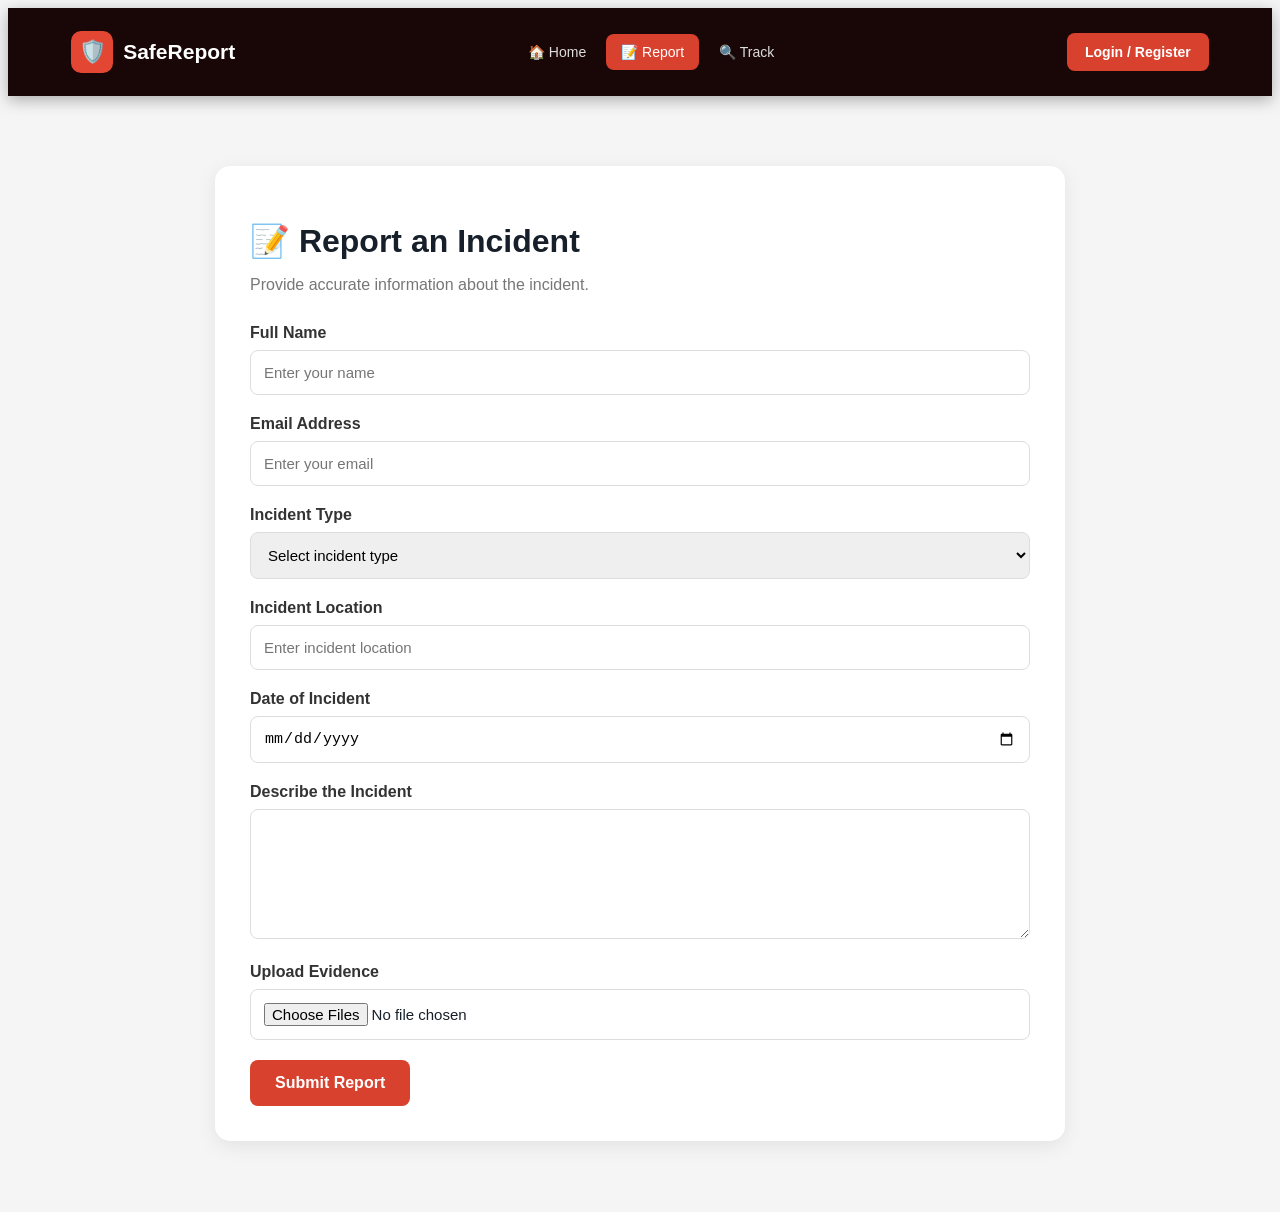
<file: report.html>
<!DOCTYPE html>
<html lang="en">

<head>

    <meta charset="UTF-8">

    <meta name="viewport"
          content="width=device-width, initial-scale=1.0">

    <title>Report Incident - SafeReport</title>

    <link rel="stylesheet" href="style.css">

    <style>

        .form-container {
            max-width: 850px;
            margin: 50px auto;
            padding: 20px;
        }

        .form-card {
            background: white;
            padding: 35px;
            border-radius: 15px;
            box-shadow: 0 5px 20px rgba(0,0,0,0.08);
        }

        .form-card h1 {
            margin-bottom: 10px;
        }

        .form-card > p {
            color: #777;
            margin-bottom: 30px;
        }

        .form-group {
            margin-bottom: 20px;
        }

        .form-group label {
            display: block;
            font-weight: 600;
            margin-bottom: 8px;
        }

        .form-group input,
        .form-group select,
        .form-group textarea {
            width: 100%;
            padding: 13px;
            border: 1px solid #ddd;
            border-radius: 8px;
            font-size: 15px;
            outline: none;
        }

        .form-group input:focus,
        .form-group select:focus,
        .form-group textarea:focus {
            border-color: #d9412f;
        }

        textarea {
            min-height: 130px;
            resize: vertical;
        }

        .submit-btn {
            border: none;
            background: #d9412f;
            color: white;
            padding: 14px 25px;
            border-radius: 8px;
            font-size: 16px;
            font-weight: bold;
            cursor: pointer;
        }

        .submit-btn:hover {
            background: #b83224;
        }

    </style>

</head>


<body>

<nav class="navbar">

    <div class="logo">
        <div class="logo-icon">🛡️</div>
        <span>SafeReport</span>
    </div>

    <div class="nav-links">

        <a href="index.html">🏠 Home</a>

        <a href="report.html" class="active">
            📝 Report
        </a>

        <a href="track.html">
            🔍 Track
        </a>

    </div>

    <a href="login.html" class="login-btn">
        Login / Register
    </a>

</nav>


<div class="form-container">

    <div class="form-card">

        <h1>📝 Report an Incident</h1>

        <p>
            Provide accurate information about the incident.
        </p>


        <form id="reportForm">


            <div class="form-group">

                <label>Full Name</label>

                <input
                    type="text"
                    placeholder="Enter your name"
                    required
                >

            </div>


            <div class="form-group">

                <label>Email Address</label>

                <input
                    type="email"
                    placeholder="Enter your email"
                    required
                >

            </div>


            <div class="form-group">

                <label>Incident Type</label>

                <select required>

                    <option value="">
                        Select incident type
                    </option>

                    <option>Theft</option>

                    <option>Fraud</option>

                    <option>Cyber Crime</option>

                    <option>Harassment</option>

                    <option>Assault</option>

                    <option>Missing Person</option>

                    <option>Other</option>

                </select>

            </div>


            <div class="form-group">

                <label>Incident Location</label>

                <input
                    type="text"
                    placeholder="Enter incident location"
                    required
                >

            </div>


            <div class="form-group">

                <label>Date of Incident</label>

                <input
                    type="date"
                    required
                >

            </div>


            <div class="form-group">

                <label>Describe the Incident</label>

                <textarea
                    placeholder="Describe what happened..."
                    required>
                </textarea>

            </div>


            <div class="form-group">

                <label>Upload Evidence</label>

                <input
                    type="file"
                    multiple
                >

            </div>


            <button
                type="submit"
                class="submit-btn">

                Submit Report

            </button>

        </form>

    </div>

</div>


<script>

document
.getElementById("reportForm")
.addEventListener("submit", function(event) {

    event.preventDefault();

    const caseId =
        "SR-" +
        Math.floor(100000 + Math.random() * 900000);

    alert(
        "Report submitted successfully!\n\n" +
        "Your Case ID: " + caseId
    );

});

</script>


</body>

</html>
</file>
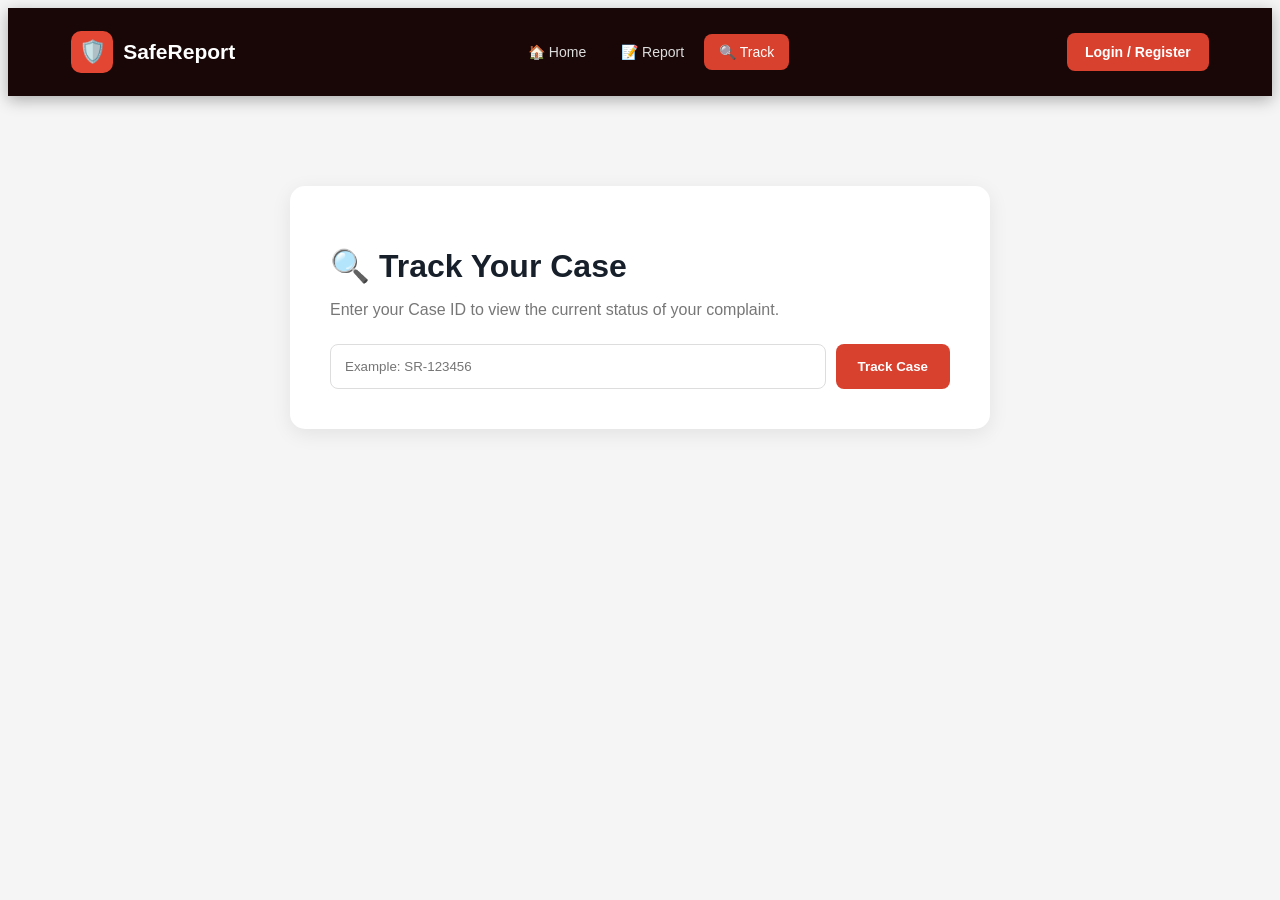
<file: track.html>
<!DOCTYPE html>

<html lang="en">

<head>

    <meta charset="UTF-8">

    <meta name="viewport"
          content="width=device-width, initial-scale=1.0">

    <title>Track Case - SafeReport</title>

    <link rel="stylesheet" href="style.css">

    <style>

        .track-container {
            max-width: 700px;
            margin: 70px auto;
            padding: 20px;
        }

        .track-card {
            background: white;
            padding: 40px;
            border-radius: 15px;
            box-shadow: 0 5px 20px rgba(0,0,0,0.08);
        }

        .track-card h1 {
            margin-bottom: 10px;
        }

        .track-card p {
            color: #777;
            margin-bottom: 25px;
        }

        .track-input {
            display: flex;
            gap: 10px;
        }

        .track-input input {
            flex: 1;
            padding: 14px;
            border: 1px solid #ddd;
            border-radius: 8px;
        }

        .track-input button {
            background: #d9412f;
            color: white;
            border: none;
            padding: 14px 22px;
            border-radius: 8px;
            font-weight: bold;
            cursor: pointer;
        }

        .case-result {
            display: none;
            margin-top: 30px;
            padding: 25px;
            border-radius: 12px;
            background: #f8f8f8;
        }

        .status {
            display: inline-block;
            background: #fff1cc;
            color: #8a6500;
            padding: 8px 15px;
            border-radius: 20px;
            font-weight: bold;
        }

        @media(max-width:600px) {

            .track-input {
                flex-direction: column;
            }

        }

    </style>

</head>


<body>


<nav class="navbar">

    <div class="logo">

        <div class="logo-icon">
            🛡️
        </div>

        <span>SafeReport</span>

    </div>


    <div class="nav-links">

        <a href="index.html">
            🏠 Home
        </a>

        <a href="report.html">
            📝 Report
        </a>

        <a href="track.html" class="active">
            🔍 Track
        </a>

    </div>


    <a href="login.html" class="login-btn">
        Login / Register
    </a>

</nav>



<div class="track-container">

    <div class="track-card">

        <h1>🔍 Track Your Case</h1>

        <p>
            Enter your Case ID to view the current status
            of your complaint.
        </p>


        <div class="track-input">

            <input
                type="text"
                id="caseId"
                placeholder="Example: SR-123456"
            >

            <button onclick="trackCase()">
                Track Case
            </button>

        </div>


        <div
            id="caseResult"
            class="case-result">

            <h3>Case Information</h3>

            <br>

            <p>
                Case ID:
                <strong id="displayCase"></strong>
            </p>

            <p>
                Incident Type:
                <strong>Theft</strong>
            </p>

            <p>
                Assigned Officer:
                <strong>Officer Sharma</strong>
            </p>

            <p>
                Status:
                <span class="status">
                    Under Investigation
                </span>
            </p>

        </div>

    </div>

</div>



<script>

function trackCase() {

    const caseId =
        document.getElementById("caseId").value;

    if(caseId.trim() === "") {

        alert("Please enter your Case ID.");

        return;
    }


    document
        .getElementById("caseResult")
        .style.display = "block";


    document
        .getElementById("displayCase")
        .innerText = caseId;

}

</script>


</body>

</html>
</file>
<file: style.css>
```css
/* =====================================================
   GLOBAL
===================================================== */

* {
    margin: 0;
    padding: 0;
    box-sizing: border-box;
}

html {
    scroll-behavior: smooth;
}

body {
    font-family: Arial, Helvetica, sans-serif;
    background: #f5f5f5;
    color: #17202a;
}

a {
    transition: 0.3s ease;
}


/* =====================================================
   NAVBAR
===================================================== */

.navbar {
    min-height: 68px;

    background: #190707;

    display: flex;
    align-items: center;
    justify-content: space-between;

    padding: 10px 5%;

    position: sticky;
    top: 0;

    z-index: 1000;

    box-shadow: 0 4px 15px rgba(0, 0, 0, 0.3);
}


/* LOGO */

.logo {
    display: flex;
    align-items: center;
    gap: 10px;

    color: white;

    font-size: 21px;
    font-weight: 700;

    white-space: nowrap;
}

.logo-icon {
    width: 42px;
    height: 42px;

    border-radius: 10px;

    background: #e34632;

    display: flex;
    align-items: center;
    justify-content: center;

    font-size: 22px;
}


/* NAV LINKS */

.nav-links {
    display: flex;
    align-items: center;
    gap: 5px;
}

.nav-links a {
    color: #ddd;

    text-decoration: none;

    padding: 10px 15px;

    border-radius: 8px;

    font-size: 14px;
}

.nav-links a:hover {
    background: rgba(255, 255, 255, 0.1);
    color: white;
}

.nav-links a.active {
    background: #d9412f;
    color: white;
}


/* LOGIN BUTTON */

.login-btn {
    background: #d9412f;

    color: white;

    text-decoration: none;

    padding: 11px 18px;

    border-radius: 8px;

    font-weight: 700;

    font-size: 14px;
}

.login-btn:hover {
    background: #ef513d;

    transform: translateY(-2px);
}


/* =====================================================
   HERO
===================================================== */

.hero {
    min-height: 470px;

    background:
        radial-gradient(
            circle at 80% 40%,
            rgba(155, 35, 35, 0.25),
            transparent 35%
        ),
        linear-gradient(
            135deg,
            #3a0808,
            #1d0505
        );

    position: relative;

    display: flex;

    justify-content: center;
    align-items: center;

    text-align: center;

    overflow: hidden;

    padding: 60px 20px;
}


.hero::before {
    content: "";

    position: absolute;

    width: 450px;
    height: 450px;

    border: 1px solid rgba(255,255,255,0.05);

    border-radius: 50%;

    right: -120px;
    top: -100px;
}


.hero::after {
    content: "";

    position: absolute;

    width: 300px;
    height: 300px;

    border: 1px solid rgba(255,255,255,0.04);

    border-radius: 50%;

    left: -120px;
    bottom: -100px;
}


.hero-content {
    position: relative;

    z-index: 2;

    max-width: 850px;
}


/* HERO BADGE */

.hero-badge {
    display: inline-block;

    background: rgba(255,255,255,0.08);

    border: 1px solid rgba(255,255,255,0.12);

    color: #f3c7c2;

    padding: 8px 16px;

    border-radius: 30px;

    font-size: 13px;

    margin-bottom: 22px;
}


/* HERO HEADING */

.hero h1 {
    color: white;

    font-size: 52px;

    line-height: 1.15;

    font-weight: 800;

    margin-bottom: 20px;
}

.hero h1 span {
    color: #ef4b3a;
}


/* HERO TEXT */

.hero p {
    color: #d4bebe;

    font-size: 17px;

    line-height: 1.8;

    margin-bottom: 30px;
}


/* HERO BUTTONS */

.hero-buttons {
    display: flex;

    justify-content: center;

    gap: 14px;

    flex-wrap: wrap;
}

.btn {
    display: inline-block;

    text-decoration: none;

    padding: 14px 25px;

    border-radius: 9px;

    font-weight: 700;

    transition: 0.3s ease;
}

.primary-btn {
    background: #d83d2c;

    color: white;

    box-shadow:
        0 8px 20px rgba(216, 61, 44, 0.25);
}

.primary-btn:hover {
    background: #f0523f;

    transform: translateY(-3px);
}

.secondary-btn {
    background: rgba(255,255,255,0.1);

    color: white;

    border: 1px solid rgba(255,255,255,0.18);
}

.secondary-btn:hover {
    background: rgba(255,255,255,0.2);

    transform: translateY(-3px);
}


/* HERO SECURITY NOTE */

.hero-note {
    color: #bda6a6;

    font-size: 12px;

    margin-top: 22px;
}


/* SHIELD */

.shield {
    position: absolute;

    right: 7%;

    top: 50%;

    transform: translateY(-50%);

    z-index: 1;
}

.shield-circle {
    width: 240px;

    height: 240px;

    border-radius: 50%;

    background: rgba(255,255,255,0.03);

    border: 1px solid rgba(255,255,255,0.05);

    display: flex;

    align-items: center;

    justify-content: center;

    font-size: 130px;

    opacity: 0.5;
}


/* =====================================================
   QUICK ACTIONS
===================================================== */

.quick-actions {
    max-width: 1200px;

    margin: auto;

    padding: 60px 20px;
}

.section-title {
    text-align: center;

    margin-bottom: 35px;
}

.section-title span {
    color: #e04432;

    font-size: 12px;

    font-weight: 800;

    letter-spacing: 2px;
}

.section-title h2 {
    font-size: 32px;

    color: #171717;

    margin-top: 8px;

    margin-bottom: 10px;
}

.section-title p {
    color: #777;

    font-size: 14px;
}


/* QUICK GRID */

.quick-grid {
    display: grid;

    grid-template-columns:
        repeat(3, 1fr);

    gap: 18px;
}


.quick-card {
    background: white;

    border: 1px solid #ddd;

    border-radius: 14px;

    padding: 20px;

    display: flex;

    align-items: center;

    gap: 15px;

    text-decoration: none;

    color: #17202a;

    box-shadow:
        0 3px 10px rgba(0,0,0,0.04);
}

.quick-card:hover {
    transform: translateY(-5px);

    border-color: #e04432;

    box-shadow:
        0 12px 25px rgba(0,0,0,0.1);
}

.quick-icon {
    width: 52px;

    height: 52px;

    flex-shrink: 0;

    background: #ffe9e7;

    border-radius: 12px;

    display: flex;

    align-items: center;

    justify-content: center;

    font-size: 24px;
}

.quick-card h3 {
    font-size: 16px;

    margin-bottom: 6px;
}

.quick-card p {
    color: #777;

    font-size: 13px;

    line-height: 1.5;
}

.arrow {
    margin-left: auto;

    font-size: 20px;

    color: #d9412f;
}


/* =====================================================
   STATISTICS
===================================================== */

.stats {
    background: white;

    display: grid;

    grid-template-columns:
        repeat(4, 1fr);

    border-top: 1px solid #ddd;

    border-bottom: 1px solid #ddd;
}

.stat-box {
    text-align: center;

    padding: 25px 15px;

    border-right: 1px solid #ddd;
}

.stat-box:last-child {
    border-right: none;
}

.stat-icon {
    font-size: 22px;

    margin-bottom: 7px;
}

.stat-box h2 {
    font-size: 30px;

    color: #171717;

    margin-bottom: 7px;
}

.stat-box p {
    color: #777;

    font-size: 13px;
}


/* =====================================================
   HOW IT WORKS
===================================================== */

.how-section {
    max-width: 1200px;

    margin: auto;

    padding: 70px 20px;
}


/* STEPS */

.steps {
    display: grid;

    grid-template-columns:
        repeat(3, 1fr);

    gap: 20px;
}


.step-card {
    background: white;

    padding: 28px;

    border-radius: 15px;

    border: 1px solid #ddd;

    box-shadow:
        0 3px 10px rgba(0,0,0,0.05);

    position: relative;

    transition: 0.3s ease;
}

.step-card:hover {
    transform: translateY(-7px);

    box-shadow:
        0 12px 30px rgba(0,0,0,0.12);
}


/* STEP NUMBER */

.step-number {
    position: absolute;

    right: 20px;

    top: 18px;

    color: #e9d1ce;

    font-size: 34px;

    font-weight: 800;
}


/* STEP ICON */

.step-icon {
    width: 52px;

    height: 52px;

    border-radius: 12px;

    display: flex;

    align-items: center;

    justify-content: center;

    font-size: 24px;

    margin-bottom: 20px;
}

.report-icon {
    background: #ffe9e7;
}

.police-icon {
    background: #e5f3ff;
}

.success-icon {
    background: #e5f8ed;
}


/* STEP TEXT */

.step-card h3 {
    font-size: 18px;

    margin-bottom: 12px;
}

.step-card p {
    color: #68707a;

    font-size: 14px;

    line-height: 1.7;

    margin-bottom: 15px;
}

.step-card a {
    color: #d9412f;

    text-decoration: none;

    font-size: 14px;

    font-weight: 700;
}

.step-card a:hover {
    color: #a72c20;
}


/* =====================================================
   DASHBOARD PREVIEW
===================================================== */

.dashboard-preview {
    max-width: 1200px;

    margin: 0 auto 70px;

    padding: 50px;

    background:
        linear-gradient(
            135deg,
            #260707,
            #470b0b
        );

    border-radius: 20px;

    color: white;

    display: grid;

    grid-template-columns: 1.2fr 0.8fr;

    gap: 50px;

    align-items: center;

    overflow: hidden;
}

.preview-label {
    color: #ef6657;

    font-size: 12px;

    font-weight: 800;

    letter-spacing: 2px;
}

.preview-content h2 {
    font-size: 32px;

    margin: 12px 0 15px;
}

.preview-content > p {
    color: #d7bcbc;

    line-height: 1.7;

    font-size: 15px;

    max-width: 600px;

    margin-bottom: 22px;
}


/* PREVIEW FEATURES */

.preview-features {
    display: grid;

    grid-template-columns:
        repeat(2, 1fr);

    gap: 10px;

    margin-bottom: 25px;
}

.preview-features div {
    color: #eee;

    font-size: 14px;
}


/* DASHBOARD CARD */

.dashboard-card {
    background: white;

    color: #17202a;

    border-radius: 15px;

    padding: 20px;

    box-shadow:
        0 15px 35px rgba(0,0,0,0.25);
}

.dashboard-card-header {
    display: flex;

    justify-content: space-between;

    font-weight: 700;

    padding-bottom: 15px;

    border-bottom: 1px solid #eee;
}

.online {
    color: #16a34a;

    font-size: 12px;
}


/* DASHBOARD STATS */

.dashboard-stats {
    display: grid;

    grid-template-columns:
        repeat(3, 1fr);

    gap: 8px;

    margin: 18px 0;
}

.dashboard-stats div {
    background: #f7f7f7;

    padding: 12px 5px;

    text-align: center;

    border-radius: 8px;
}

.dashboard-stats strong {
    display: block;

    font-size: 20px;
}

.dashboard-stats span {
    color: #777;

    font-size: 11px;
}


/* DASHBOARD STATUS */

.dashboard-status {
    background: #fff5f3;

    border: 1px solid #f5d2cd;

    padding: 15px;

    border-radius: 9px;
}

.dashboard-status span {
    display: block;

    color: #777;

    font-size: 11px;

    margin-bottom: 6px;
}

.dashboard-status strong {
    display: block;

    font-size: 15px;

    margin-bottom: 6px;
}

.dashboard-status small {
    color: #c46a00;

    font-size: 12px;
}


/* =====================================================
   SAFETY SECTION
===================================================== */

.safety-section {
    max-width: 1200px;

    margin: 0 auto 70px;

    background: #fff3f1;

    border: 1px solid #f4d0cb;

    border-radius: 15px;

    padding: 22px 28px;

    display: flex;

    align-items: center;

    gap: 18px;
}

.safety-icon {
    width: 52px;

    height: 52px;

    background: #d9412f;

    color: white;

    border-radius: 50%;

    display: flex;

    align-items: center;

    justify-content: center;

    font-size: 22px;
}

.safety-section h2 {
    color: #7f1d1d;

    font-size: 18px;

    margin-bottom: 5px;
}

.safety-section p {
    color: #7c4a46;

    font-size: 13px;
}

.emergency-number {
    margin-left: auto;

    background: #d9412f;

    color: white;

    padding: 12px 22px;

    border-radius: 8px;

    font-weight: 800;

    font-size: 20px;
}


/* =====================================================
   FOOTER
===================================================== */

footer {
    background: #190707;

    color: white;

    padding: 50px 6% 20px;
}

.footer-content {
    display: grid;

    grid-template-columns:
        2fr 1fr 1fr 1.2fr;

    gap: 45px;

    max-width: 1200px;

    margin: auto;
}

.footer-column h3 {
    margin-bottom: 15px;
}

.footer-column h4 {
    margin-bottom: 15px;
}

.footer-column p {
    color: #bbb;

    line-height: 1.7;

    font-size: 14px;
}

.footer-column a {
    display: block;

    color: #bbb;

    text-decoration: none;

    margin-bottom: 10px;

    font-size: 14px;
}

.footer-column a:hover {
    color: #ef4b3a;

    padding-left: 3px;
}


/* COPYRIGHT */

.copyright {
    text-align: center;

    border-top: 1px solid rgba(255,255,255,0.1);

    margin-top: 40px;

    padding-top: 20px;

    color: #999;

    font-size: 13px;
}


/* =====================================================
   RESPONSIVE - TABLET
===================================================== */

@media (max-width: 1000px) {

    .navbar {
        padding: 10px 20px;
    }

    .nav-links a {
        padding: 9px 10px;

        font-size: 13px;
    }

    .hero h1 {
        font-size: 43px;
    }

    .shield {
        opacity: 0.5;

        right: -20px;
    }

    .quick-grid {
        grid-template-columns: 1fr 1fr;
    }

    .steps {
        grid-template-columns: 1fr;
    }

    .dashboard-preview {
        margin-left: 20px;

        margin-right: 20px;

        grid-template-columns: 1fr;
    }

    .safety-section {
        margin-left: 20px;

        margin-right: 20px;
    }

    .footer-content {
        grid-template-columns:
            1fr 1fr;
    }
}


/* =====================================================
   RESPONSIVE - MOBILE
===================================================== */

@media (max-width: 700px) {

    /* NAVBAR */

    .navbar {
        padding: 12px;

        flex-wrap: wrap;

        gap: 10px;
    }

    .logo {
        width: 100%;

        justify-content: center;
    }

    .nav-links {
        order: 3;

        width: 100%;

        justify-content: center;

        flex-wrap: wrap;
    }

    .nav-links a {
        padding: 8px 10px;

        font-size: 12px;
    }

    .login-btn {
        margin: auto;

        padding: 9px 14px;
    }


    /* HERO */

    .hero {
        min-height: 500px;

        padding: 40px 18px;
    }

    .hero h1 {
        font-size: 34px;
    }

    .hero p {
        font-size: 14px;

        line-height: 1.7;
    }

    .hero-buttons {
        flex-direction: column;

        align-items: center;
    }

    .btn {
        width: 260px;

        text-align: center;
    }

    .shield {
        display: none;
    }


    /* QUICK ACTIONS */

    .quick-actions {
        padding: 45px 15px;
    }

    .section-title h2 {
        font-size: 27px;
    }

    .quick-grid {
        grid-template-columns: 1fr;
    }


    /* STATISTICS */

    .stats {
        grid-template-columns:
            1fr 1fr;
    }

    .stat-box {
        padding: 20px 5px;
    }

    .stat-box h2 {
        font-size: 23px;
    }


    /* HOW IT WORKS */

    .how-section {
        padding: 50px 15px;
    }

    .steps {
        grid-template-columns: 1fr;
    }


    /* DASHBOARD */

    .dashboard-preview {
        padding: 30px 22px;

        margin: 0 15px 50px;
    }

    .preview-content h2 {
        font-size: 27px;
    }

    .preview-features {
        grid-template-columns: 1fr;
    }


    /* SAFETY */

    .safety-section {
        margin: 0 15px 50px;

        padding: 20px;

        flex-wrap: wrap;
    }

    .emergency-number {
        margin-left: 0;
    }


    /* FOOTER */

    footer {
        padding: 40px 20px 20px;
    }

    .footer-content {
        grid-template-columns: 1fr;

        gap: 30px;
    }

}


/* =====================================================
   VERY SMALL MOBILE
===================================================== */

@media (max-width: 400px) {

    .hero h1 {
        font-size: 29px;
    }

    .hero-badge {
        font-size: 11px;
    }

    .stats {
        grid-template-columns: 1fr;
    }

    .stat-box {
        border-right: none;

        border-bottom: 1px solid #ddd;
    }

    .stat-box:last-child {
        border-bottom: none;
    }

    .dashboard-stats {
        grid-template-columns: 1fr;
    }

}
```
/* =========================================
   PART 5 - EVIDENCE UPLOAD
========================================= */

.page-header {
    background: linear-gradient(
        135deg,
        #190707,
        #5b1111
    );

    color: white;
    text-align: center;

    padding: 70px 20px;
}

.page-header h1 {
    font-size: 42px;
    margin-bottom: 15px;
}

.page-header p {
    font-size: 17px;
    opacity: 0.9;
}


/* Evidence Section */

.evidence-section {
    padding: 60px 20px;

    background: #f5f5f5;
}

.evidence-container {

    max-width: 750px;

    margin: auto;

    background: white;

    padding: 40px;

    border-radius: 18px;

    box-shadow:
        0 10px 30px rgba(0,0,0,0.08);
}

.evidence-container h2 {

    text-align: center;

    color: #8b1e1e;

    margin-bottom: 10px;

    font-size: 30px;
}

.form-info {

    text-align: center;

    color: #666;

    margin-bottom: 35px;
}


/* Form */

.form-group {

    margin-bottom: 22px;
}

.form-group label {

    display: block;

    font-weight: bold;

    margin-bottom: 8px;

    color: #333;
}

.form-group input,
.form-group select,
.form-group textarea {

    width: 100%;

    padding: 13px 15px;

    border: 1px solid #ccc;

    border-radius: 8px;

    font-size: 15px;

    outline: none;

    box-sizing: border-box;

    transition: 0.3s;
}

.form-group input:focus,
.form-group select:focus,
.form-group textarea:focus {

    border-color: #d9412f;

    box-shadow:
        0 0 0 3px rgba(217,65,47,0.1);
}

.form-group textarea {

    resize: vertical;
}

.form-group small {

    display: block;

    margin-top: 6px;

    color: #777;
}


/* File Preview */

.file-preview {

    min-height: 100px;

    border: 2px dashed #ccc;

    border-radius: 10px;

    display: flex;

    align-items: center;

    justify-content: center;

    margin-bottom: 25px;

    color: #777;

    background: #fafafa;

    overflow: hidden;
}

.file-preview img {

    max-width: 100%;

    max-height: 250px;

    border-radius: 8px;
}


/* Checkbox */

.checkbox-group {

    display: flex;

    align-items: flex-start;

    gap: 10px;

    margin: 25px 0;

    line-height: 1.5;
}

.checkbox-group input {

    margin-top: 5px;

    accent-color: #d9412f;
}


/* Buttons */

.form-buttons {

    display: flex;

    gap: 15px;

    margin-top: 25px;
}

.btn-primary,
.btn-secondary {

    border: none;

    padding: 14px 25px;

    border-radius: 8px;

    font-size: 16px;

    cursor: pointer;

    transition: 0.3s;
}

.btn-primary {

    background: #d9412f;

    color: white;

    flex: 1;
}

.btn-primary:hover {

    background: #b82e21;

    transform: translateY(-2px);
}

.btn-secondary {

    background: #e5e5e5;

    color: #333;

    padding-left: 30px;

    padding-right: 30px;
}

.btn-secondary:hover {

    background: #ccc;
}


/* Upload Message */

.upload-message {

    margin-top: 25px;

    padding: 15px;

    border-radius: 8px;

    text-align: center;

    display: none;
}

.upload-success {

    display: block;

    background: #e7f7ed;

    color: #16733b;

    border: 1px solid #a9dfbd;
}


/* Security */

.security-section {

    padding: 50px 20px;

    background: white;
}

.security-card {

    max-width: 750px;

    margin: auto;

    padding: 25px;

    border-left: 5px solid #d9412f;

    background: #fff5f3;

    border-radius: 8px;
}

.security-card h2 {

    color: #8b1e1e;

    margin-bottom: 10px;
}

.security-card p {

    color: #555;

    line-height: 1.7;
}


/* Responsive */

@media (max-width: 600px) {

    .page-header h1 {
        font-size: 32px;
    }

    .evidence-container {
        padding: 25px;
    }

    .form-buttons {
        flex-direction: column;
    }

    .btn-primary,
    .btn-secondary {
        width: 100%;
    }

}

/* ===============================
   POLICE DASHBOARD
================================ */

.police-stats {

    max-width: 1200px;

    margin: 40px auto;

    display: grid;

    grid-template-columns:
        repeat(4,1fr);

    gap: 20px;

    padding: 0 20px;
}

.police-stat-card {

    background: white;

    padding: 25px;

    border-radius: 15px;

    text-align: center;

    box-shadow:
        0 5px 15px rgba(0,0,0,0.08);
}

.police-stat-card h2 {

    color: #d9412f;

    font-size: 35px;
}


/* SEARCH */

.search-section {

    max-width: 1200px;

    margin: auto;

    padding: 20px;
}

.search-section input {

    width: 100%;

    padding: 15px;

    border: 1px solid #ccc;

    border-radius: 10px;
}


/* TABLE */

.complaints-section {

    max-width: 1200px;

    margin: auto;

    padding: 20px;
}

.table-container {

    overflow-x: auto;

    background: white;

    border-radius: 15px;

    padding: 20px;
}

table {

    width: 100%;

    border-collapse: collapse;
}

th {

    background: #d9412f;

    color: white;

    padding: 15px;
}

td {

    padding: 15px;

    border-bottom: 1px solid #eee;
}


/* STATUS */

.priority-high {

    background: #ffdddd;

    color: #d60000;

    padding: 6px 12px;

    border-radius: 20px;
}

.priority-medium {

    background: #fff0d6;

    color: #b56d00;

    padding: 6px 12px;

    border-radius: 20px;
}

.status-progress {

    background: #d8ecff;

    color: #0056b3;

    padding: 6px 12px;

    border-radius: 20px;
}

.status-pending {

    background: #fff4cc;

    color: #9e7b00;

    padding: 6px 12px;

    border-radius: 20px;
}

.status-resolved {

    background: #dff7e6;

    color: #1a8c44;

    padding: 6px 12px;

    border-radius: 20px;
}


/* BUTTONS */

.view-btn,
.save-btn {

    border: none;

    background: #d9412f;

    color: white;

    padding: 10px 15px;

    border-radius: 8px;

    cursor: pointer;
}

.view-btn:hover,
.save-btn:hover {

    background: #b92f21;
}

.status-select {

    padding: 8px;

    border-radius: 6px;
}


/* NOTES */

.notes-section {

    max-width: 1200px;

    margin: 30px auto;

    padding: 20px;
}

.notes-card {

    background: white;

    padding: 25px;

    border-radius: 15px;
}

.notes-card textarea {

    width: 100%;

    margin: 15px 0;

    padding: 15px;

    border-radius: 10px;

    border: 1px solid #ccc;
}


/* MOBILE */

@media(max-width:768px){

    .police-stats{
        grid-template-columns:1fr 1fr;
    }

}
</file>
<file: dashboard.css>
* {
    margin: 0;
    padding: 0;
    box-sizing: border-box;
}
/* hello */
:root {
    --primary: #2563eb ;
    --primary-dark: #1d4ed8;
    --sidebar: #111827;
    --sidebar-light: #1f2937;
    --background: #f5f7fb;
    --white: #ffffff;
    --text: #111827;
    --text-light: #6b7280;
    --border: #e5e7eb;
    --success: #16a34a;
    --warning: #d97706;
    --danger: #dc2626;
}

body {
    font-family: "Segoe UI", Arial, sans-serif;
    background: var(--background);
    color: var(--text);
}


/* ================= SIDEBAR ================= */

.sidebar {
    width: 260px;
    height: 100vh;
    position: fixed;
    left: 0;
    top: 0;

    background: var(--sidebar);
    color: white;

    display: flex;
    flex-direction: column;

    padding: 25px 15px;

    z-index: 1000;
}


.logo {
    display: flex;
    align-items: center;
    gap: 12px;

    padding: 0 10px 30px;

    border-bottom: 1px solid #374151;
}

.logo-icon {
    width: 45px;
    height: 45px;

    border-radius: 12px;

    background: var(--primary);

    display: flex;
    align-items: center;
    justify-content: center;

    font-size: 22px;
}

.logo h2 {
    font-size: 20px;
}

.logo h2 span {
    color: #60a5fa;
}

.logo small {
    color: #9ca3af;
    font-size: 11px;
}


/* MENU */

.menu {
    margin-top: 25px;
}

.menu-item {
    display: flex;
    align-items: center;

    gap: 14px;

    color: #d1d5db;
    text-decoration: none;

    padding: 13px 15px;

    margin-bottom: 6px;

    border-radius: 9px;

    transition: 0.3s;
}

.menu-item i {
    width: 20px;
    text-align: center;
}

.menu-item:hover {
    background: var(--sidebar-light);
    color: white;
}

.menu-item.active {
    background: var(--primary);
    color: white;
}

.notification-count {
    margin-left: auto;

    background: #ef4444;
    color: white;

    width: 21px;
    height: 21px;

    border-radius: 50%;

    display: flex;
    align-items: center;
    justify-content: center;

    font-size: 11px;
}

.sidebar-bottom {
    margin-top: auto;
}

.logout-btn {
    width: 100%;

    border: none;
    background: transparent;

    color: #d1d5db;

    padding: 13px 15px;

    display: flex;
    align-items: center;

    gap: 14px;

    border-radius: 9px;

    cursor: pointer;

    font-size: 15px;

    transition: 0.3s;
}

.logout-btn:hover {
    background: #7f1d1d;
    color: white;
}


/* ================= MAIN ================= */

.main-content {
    margin-left: 260px;
    min-height: 100vh;

    padding: 0 35px;
}


/* ================= TOPBAR ================= */

.topbar {
    height: 90px;

    display: flex;
    align-items: center;
    justify-content: space-between;

    border-bottom: 1px solid var(--border);
}

.page-title h1 {
    font-size: 25px;
}

.page-title p {
    color: var(--text-light);
    margin-top: 4px;
    font-size: 14px;
}

.top-actions {
    display: flex;
    align-items: center;
    gap: 22px;
}

.notification-btn {
    border: none;
    background: white;

    width: 42px;
    height: 42px;

    border-radius: 10px;

    cursor: pointer;

    font-size: 18px;

    position: relative;

    color: #4b5563;
}

.notification-btn:hover {
    background: #eef2ff;
    color: var(--primary);
}

.notification-dot {
    width: 8px;
    height: 8px;

    background: #ef4444;

    border-radius: 50%;

    position: absolute;

    top: 8px;
    right: 9px;
}

.profile {
    display: flex;
    align-items: center;

    gap: 10px;

    cursor: pointer;
}

.profile-image {
    width: 42px;
    height: 42px;

    background: #dbeafe;
    color: var(--primary);

    border-radius: 50%;

    display: flex;
    align-items: center;
    justify-content: center;
}

.profile-info {
    display: flex;
    flex-direction: column;
}

.profile-info strong {
    font-size: 14px;
}

.profile-info small {
    color: var(--text-light);
    font-size: 12px;
}


/* ================= WELCOME ================= */

.welcome-card {
    margin-top: 30px;

    min-height: 210px;

    border-radius: 18px;

    padding: 35px;

    background: linear-gradient(
        135deg,
        #1d4ed8,
        #2563eb,
        #3b82f6
    );

    color: white;

    display: flex;
    justify-content: space-between;
    align-items: center;

    overflow: hidden;

    position: relative;
}

.welcome-label {
    font-size: 13px;

    opacity: 0.9;
}

.welcome-text h2 {
    font-size: 30px;

    margin: 10px 0;
}

.welcome-text p {
    max-width: 600px;

    color: #dbeafe;

    margin-bottom: 22px;

    line-height: 1.6;
}

.primary-btn {
    display: inline-flex;
    align-items: center;

    gap: 8px;

    text-decoration: none;

    background: white;
    color: var(--primary);

    padding: 12px 18px;

    border-radius: 8px;

    font-weight: 600;

    transition: 0.3s;
}

.primary-btn:hover {
    transform: translateY(-2px);

    box-shadow: 0 8px 20px rgba(0,0,0,0.15);
}

.welcome-icon {
    font-size: 140px;

    color: rgba(255,255,255,0.12);

    margin-right: 70px;
}


/* ================= SECTIONS ================= */

.section {
    margin-top: 32px;
}

.section-heading {
    display: flex;

    align-items: center;
    justify-content: space-between;

    margin-bottom: 18px;
}

.section-heading h2 {
    font-size: 19px;
}

.section-heading p {
    color: var(--text-light);

    font-size: 13px;

    margin-top: 4px;
}


/* ================= STATISTICS ================= */

.stats-grid {
    display: grid;

    grid-template-columns: repeat(4, 1fr);

    gap: 18px;
}

.stat-card {
    background: white;

    border: 1px solid var(--border);

    border-radius: 14px;

    padding: 20px;

    display: flex;

    align-items: center;

    gap: 15px;

    transition: 0.3s;
}

.stat-card:hover {
    transform: translateY(-4px);

    box-shadow: 0 10px 25px rgba(0,0,0,0.06);
}

.stat-icon {
    min-width: 52px;
    height: 52px;

    border-radius: 12px;

    display: flex;
    align-items: center;
    justify-content: center;

    font-size: 20px;
}

.stat-icon.total {
    background: #dbeafe;
    color: #2563eb;
}

.stat-icon.pending {
    background: #fef3c7;
    color: #d97706;
}

.stat-icon.investigation {
    background: #ede9fe;
    color: #7c3aed;
}

.stat-icon.resolved {
    background: #dcfce7;
    color: #16a34a;
}

.stat-content span {
    color: var(--text-light);

    font-size: 12px;
}

.stat-content h3 {
    font-size: 25px;

    margin: 3px 0;
}

.stat-content small {
    font-size: 10px;

    color: #6b7280;
}


/* ================= QUICK ACTIONS ================= */

.quick-actions {
    display: grid;

    grid-template-columns: repeat(4, 1fr);

    gap: 18px;
}

.action-card {
    background: white;

    border: 1px solid var(--border);

    border-radius: 14px;

    padding: 20px;

    text-decoration: none;

    color: var(--text);

    display: flex;
    align-items: center;

    gap: 14px;

    transition: 0.3s;
}

.action-card:hover {
    border-color: #bfdbfe;

    transform: translateY(-3px);

    box-shadow: 0 8px 20px rgba(0,0,0,0.06);
}

.action-icon {
    width: 45px;
    height: 45px;

    border-radius: 10px;

    background: #eff6ff;

    color: var(--primary);

    display: flex;
    align-items: center;
    justify-content: center;
}

.action-card h3 {
    font-size: 14px;
}

.action-card p {
    color: var(--text-light);

    font-size: 11px;

    margin-top: 4px;
}

.action-arrow {
    margin-left: auto;

    color: #9ca3af;

    font-size: 12px;
}


/* ================= TABLE ================= */

.complaints-section {
    margin-top: 35px;

    margin-bottom: 40px;
}

.view-all {
    text-decoration: none;

    color: var(--primary);

    font-size: 13px;

    font-weight: 600;
}

.view-all i {
    margin-left: 5px;
}

.table-container {
    background: white;

    border: 1px solid var(--border);

    border-radius: 14px;

    overflow-x: auto;
}

table {
    width: 100%;

    border-collapse: collapse;
}

th {
    background: #f9fafb;

    color: #6b7280;

    font-size: 12px;

    text-align: left;

    padding: 16px;

    white-space: nowrap;
}

td {
    padding: 16px;

    border-top: 1px solid var(--border);

    font-size: 13px;

    white-space: nowrap;
}

td strong {
    color: var(--primary);
}

.status {
    display: inline-block;

    padding: 6px 10px;

    border-radius: 20px;

    font-size: 11px;

    font-weight: 600;
}

.status.pending {
    background: #fef3c7;
    color: #92400e;
}

.status.investigating {
    background: #ede9fe;
    color: #6d28d9;
}

.status.resolved {
    background: #dcfce7;
    color: #166534;
}

.view-btn {
    border: none;

    background: #eff6ff;

    color: var(--primary);

    padding: 7px 13px;

    border-radius: 6px;

    cursor: pointer;

    font-size: 12px;

    font-weight: 600;
}

.view-btn:hover {
    background: var(--primary);
    color: white;
}


/* ================= FOOTER ================= */

footer {
    border-top: 1px solid var(--border);

    padding: 22px 0;

    display: flex;

    justify-content: space-between;

    color: var(--text-light);

    font-size: 12px;
}

footer div {
    display: flex;

    gap: 20px;
}

footer a {
    text-decoration: none;

    color: var(--text-light);
}

footer a:hover {
    color: var(--primary);
}


/* ================= MOBILE ================= */

.mobile-menu {
    display: none;
}

@media (max-width: 1100px) {

    .stats-grid {
        grid-template-columns: repeat(2, 1fr);
    }

    .quick-actions {
        grid-template-columns: repeat(2, 1fr);
    }

}

@media (max-width: 768px) {

    .sidebar {
        width: 220px;

        transform: translateX(-100%);

        transition: 0.3s;
    }

    .sidebar.show {
        transform: translateX(0);
    }

    .main-content {
        margin-left: 0;

        padding: 0 18px;
    }

    .mobile-menu {
        display: block;

        font-size: 20px;

        cursor: pointer;
    }

    .page-title {
        margin-left: 15px;

        margin-right: auto;
    }

    .page-title h1 {
        font-size: 18px;
    }

    .page-title p {
        display: none;
    }

    .profile-info,
    .profile > i {
        display: none;
    }

    .welcome-card {
        padding: 25px;

        min-height: auto;
    }

    .welcome-text h2 {
        font-size: 24px;
    }

    .welcome-icon {
        display: none;
    }

    .stats-grid {
        grid-template-columns: 1fr;
    }

    .quick-actions {
        grid-template-columns: 1fr;
    }

    footer {
        flex-direction: column;

        gap: 15px;
    }

}
</file>
